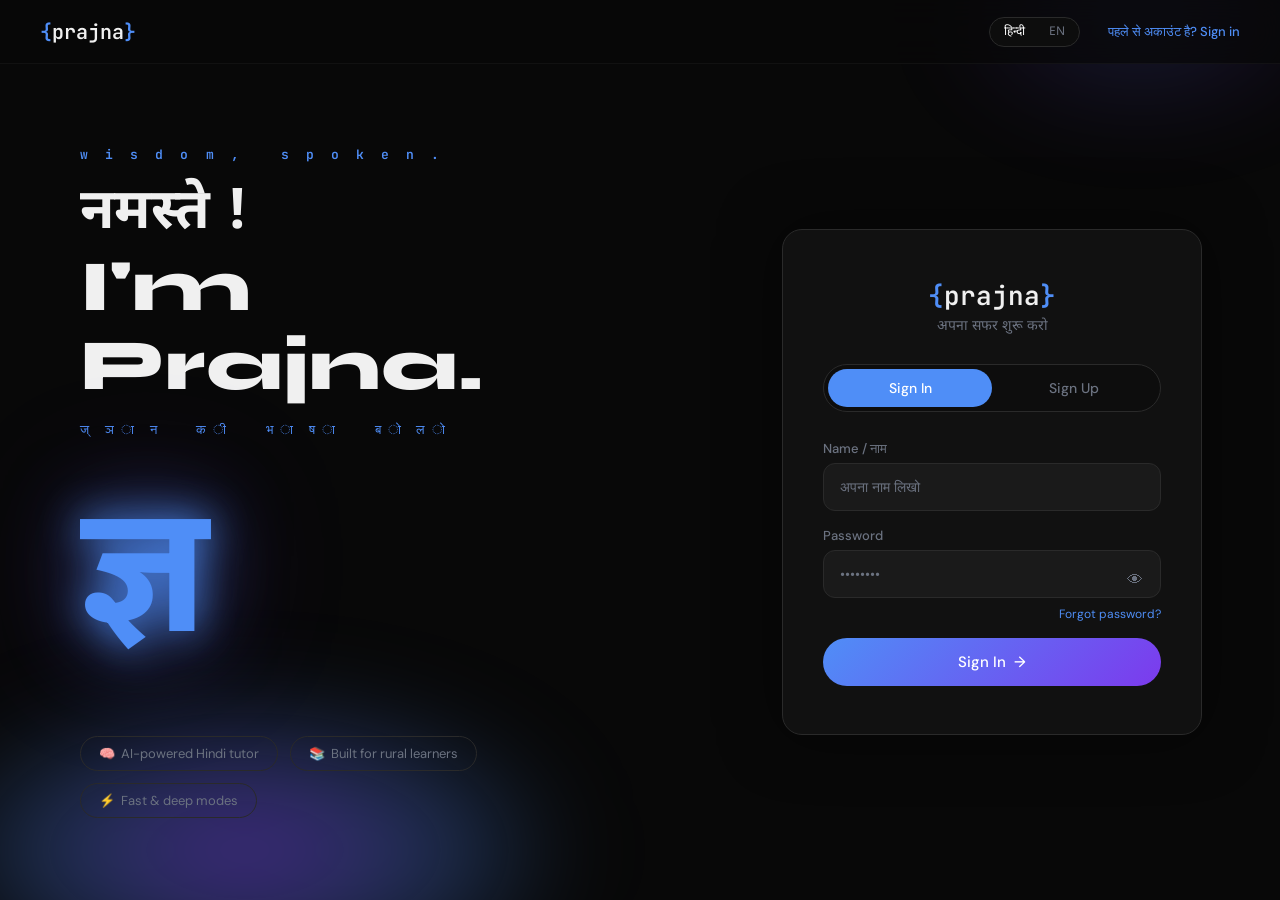
<file: index.html>
<!DOCTYPE html>
<html lang="en">
<head>
  <meta charset="UTF-8">
  <meta name="viewport" content="width=device-width, initial-scale=1.0">
  <meta name="description" content="Prajna — AI-powered Hindi tutor. Chat, learn, and master Hindi with fast and deep learning modes.">
  <title>Prajna — Chat</title>
  <link rel="stylesheet" href="style.css">
  <link rel="icon" href="data:image/svg+xml,<svg xmlns='http://www.w3.org/2000/svg' viewBox='0 0 100 100'><text y='.9em' font-size='90'>ज्ञ</text></svg>">
</head>
<body>
  <!-- Glow Blobs -->
  <div class="glow-blob"></div>
  <div class="glow-blob-top"></div>

  <!-- Sidebar -->
  <aside class="sidebar" id="sidebar">
    <div class="sidebar-header">
      <span class="nav-logo">
        <span class="brace">{</span><span class="name">prajna</span><span class="brace">}</span>
      </span>
      <button class="sidebar-close" id="sidebarClose" title="Close">✕</button>
    </div>

    <!-- User Info -->
    <div class="sidebar-section">
      <div class="sidebar-user" id="sidebarUser">
        <div class="nav-avatar" id="sidebarAvatar">U</div>
        <div>
          <div class="sidebar-name" id="sidebarName">User</div>
          <div class="sidebar-streak" id="sidebarStreak">🔥 0 Days</div>
        </div>
      </div>
    </div>

    <!-- Badges -->
    <div class="sidebar-section" id="badgesSection" style="display:none;">
      <div class="sidebar-label">🏅 Badges</div>
      <div class="badges-list" id="badgesList"></div>
    </div>

    <!-- Progress -->
    <div class="sidebar-section">
      <div class="sidebar-label" data-en="📊 Progress" data-hi="📊 प्रगति">📊 Progress</div>
      <div class="progress-stats" id="progressStats">
        <div class="stat-item stat-mastered">
          <span class="stat-num" id="statMastered">0</span>
          <span class="stat-label" data-en="Mastered" data-hi="पारंगत">Mastered</span>
        </div>
        <div class="stat-item stat-learning">
          <span class="stat-num" id="statLearning">0</span>
          <span class="stat-label" data-en="Learning" data-hi="सीख रहे">Learning</span>
        </div>
        <div class="stat-item stat-struggling">
          <span class="stat-num" id="statStruggling">0</span>
          <span class="stat-label" data-en="Struggling" data-hi="कठिन">Struggling</span>
        </div>
      </div>
    </div>

    <!-- Calendar -->
    <div class="sidebar-section">
      <div class="sidebar-label" data-en="📅 Learning Calendar" data-hi="📅 कैलेंडर">📅 Learning Calendar</div>
      <div class="mini-calendar" id="miniCalendar"></div>
      <div class="cal-legend">
        <span><span class="cal-dot cal-dot--active"></span> <span data-en="Active" data-hi="सक्रिय">Active</span></span>
        <span><span class="cal-dot cal-dot--today"></span> <span data-en="Today" data-hi="आज">Today</span></span>
        <span><span class="cal-dot cal-dot--none"></span> <span data-en="None" data-hi="कोई नहीं">None</span></span>
      </div>
    </div>

    <!-- Language Toggle -->
    <div class="sidebar-section">
      <div class="sidebar-label">🌐 Language / भाषा</div>
      <div class="lang-toggle" id="langToggle">
        <button class="lang-btn active" data-lang="Hindi" onclick="setLanguage('Hindi')">हिन्दी</button>
        <button class="lang-btn" data-lang="English" onclick="setLanguage('English')">English</button>
        <div class="lang-slider" id="langSlider"></div>
      </div>
    </div>

    <!-- Logout -->
    <div class="sidebar-bottom">
      <button class="logout-btn" onclick="logout()">
        <span data-en="🚪 Logout" data-hi="🚪 लॉगआउट">🚪 Logout</span>
      </button>
    </div>
  </aside>

  <!-- Sidebar Overlay -->
  <div class="sidebar-overlay" id="sidebarOverlay"></div>

  <!-- Navbar -->
  <nav class="navbar" id="navbar">
    <div class="nav-left">
      <button class="hamburger" id="hamburgerBtn" title="Menu">
        <span></span><span></span><span></span>
      </button>
      <a href="index.html" class="nav-logo">
        <span class="brace">{</span><span class="name">prajna</span><span class="brace">}</span>
      </a>
    </div>
    <div class="nav-right">
      <a href="#chat-zone" class="nav-link">Chat</a>
      <a href="#" class="nav-link" data-en="About" data-hi="जानकारी">About</a>
      <div class="nav-lang" id="navLangToggle">
        <button class="lang-btn active" data-lang="Hindi" onclick="setLanguage('Hindi')">हिन्दी</button>
        <button class="lang-btn" data-lang="English" onclick="setLanguage('English')">EN</button>
        <div class="lang-slider" id="navLangSlider"></div>
      </div>
      <div class="nav-avatar" id="navAvatar" onclick="toggleSidebar()">KJ</div>
    </div>
  </nav>

  <!-- Main -->
  <main class="chat-page" id="chatPage">

    <!-- ZONE 1 — HERO -->
    <section class="hero-zone" id="heroZone">
      <div class="hero-zone-left">
        <p class="hero-label fade-up">w i s d o m ,&nbsp;&nbsp; s p o k e n .</p>

        <div class="hero-heading fade-up">
          <div class="line-hindi">नमस्ते !</div>
          <div class="line-eng">I'm Prajna.</div>
        </div>

        <p class="hero-tagline fade-up">ज् ञ ा न&nbsp;&nbsp; क ी&nbsp;&nbsp; भ ा ष ा&nbsp;&nbsp; ब ो ल ो</p>

        <div class="cta-row fade-up">
          <a href="#chat-zone" class="cta-primary" data-en="Start Learning" data-hi="सीखना शुरू करो">Start Learning</a>
          <button class="cta-icon" title="Prajna">प्र</button>
          <a href="https://github.com" target="_blank" class="cta-icon" title="GitHub">
            <svg viewBox="0 0 24 24"><path d="M12 .3a12 12 0 0 0-3.8 23.38c.6.11.82-.26.82-.58v-2.16c-3.34.73-4.04-1.61-4.04-1.61a3.18 3.18 0 0 0-1.33-1.76c-1.09-.74.08-.73.08-.73a2.52 2.52 0 0 1 1.84 1.24 2.56 2.56 0 0 0 3.5 1 2.56 2.56 0 0 1 .76-1.6c-2.67-.3-5.47-1.33-5.47-5.93a4.64 4.64 0 0 1 1.24-3.22 4.3 4.3 0 0 1 .12-3.18s1-.32 3.3 1.23a11.4 11.4 0 0 1 6.01 0c2.3-1.55 3.3-1.23 3.3-1.23a4.3 4.3 0 0 1 .11 3.18 4.64 4.64 0 0 1 1.24 3.22c0 4.61-2.8 5.63-5.48 5.92a2.87 2.87 0 0 1 .82 2.23v3.29c0 .32.21.7.82.58A12 12 0 0 0 12 .3z"/></svg>
          </a>
        </div>
      </div>

      <div class="hero-zone-right">
        <div class="hero-glyph hero-glyph--chat fade-up" aria-hidden="true">ज्ञ</div>
      </div>
    </section>

    <!-- ZONE 2 — CHAT MESSAGES -->
    <section class="chat-zone" id="chat-zone">
      <div class="chat-messages" id="chatMessages">
        <!-- Welcome message from Prajna -->
        <div class="msg msg--bot">
          <div class="msg-avatar">प्र</div>
          <div>
            <div class="msg-bubble">
              <span class="hindi">नमस्ते!</span> I'm Prajna, your AI Hindi tutor. Ask me anything about Hindi — grammar, vocabulary, pronunciation, or just practice a conversation! 🙏
            </div>
            <button class="tts-btn" onclick="speak(this.closest('.msg').querySelector('.msg-bubble').textContent)" data-en="🔊 Listen" data-hi="🔊 सुनो">🔊 Listen</button>
            <div class="msg-time">Just now</div>
          </div>
        </div>
      </div>
    </section>

    <!-- ZONE 3 — INPUT BOX -->
    <div class="input-zone" id="inputZone">
      <div class="input-container" id="inputContainer">
        <!-- Image Previews -->
        <div class="img-previews" id="imgPreviews"></div>

        <!-- Textarea -->
        <textarea
          class="chat-textarea"
          id="chatTextarea"
          placeholder="प्रज्ञा से पूछो..."
          data-placeholder-en="Ask Prajna..."
          data-placeholder-hi="प्रज्ञा से पूछो..."
          rows="1"
        ></textarea>

        <!-- Toolbar -->
        <div class="input-toolbar">
          <div class="toolbar-left">
            <!-- Attach Button -->
            <button class="attach-btn" id="attachBtn" title="Attach image">
              <svg viewBox="0 0 24 24" fill="none" stroke="currentColor" stroke-width="2" stroke-linecap="round" stroke-linejoin="round">
                <path d="M21.44 11.05l-9.19 9.19a6 6 0 0 1-8.49-8.49l9.19-9.19a4 4 0 0 1 5.66 5.66l-9.2 9.19a2 2 0 0 1-2.83-2.83l8.49-8.48"/>
              </svg>
            </button>
            <input type="file" id="fileInput" accept="image/jpeg,image/png,image/webp,image/gif" multiple hidden>

            <!-- Mode Toggle -->
            <div class="mode-toggle" id="modeToggle">
              <button class="mode-btn active" data-mode="fast" id="modeFast" onclick="setMode('fast')" data-en="⚡ Fast" data-hi="⚡ त्वरित">⚡ त्वरित</button>
              <button class="mode-btn" data-mode="deep" id="modeDeep" onclick="setMode('deep')" data-en="🧠 Deep" data-hi="🧠 विस्तृत">🧠 विस्तृत</button>
              <div class="mode-slider" id="modeSlider"></div>
            </div>


          </div>

          <!-- Send Button -->
          <button class="send-btn disabled" id="sendBtn" onclick="sendMessage()" disabled>
            <svg viewBox="0 0 24 24"><path d="M2.01 21L23 12 2.01 3 2 10l15 2-15 2z"/></svg>
          </button>
        </div>
      </div>
    </div>

  </main>

  <script src="app.js"></script>
</body>
</html>
</file>
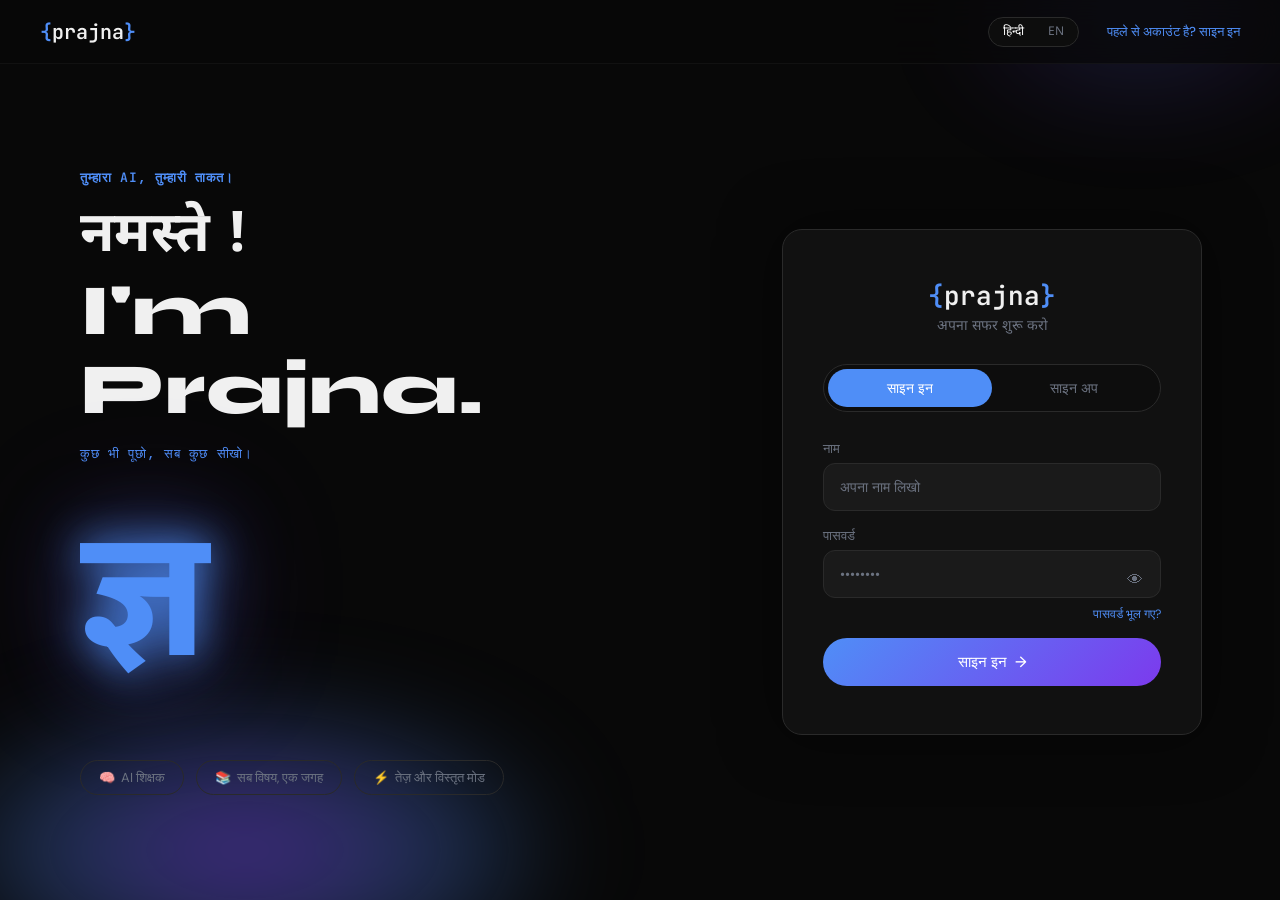
<file: frontend/index.html>
<!DOCTYPE html>
<html lang="en">
<head>
  <meta charset="UTF-8">
  <meta name="viewport" content="width=device-width, initial-scale=1.0">
  <meta name="description" content="Prajna — AI-powered Hindi tutor. Chat, learn, and master Hindi with fast and deep learning modes.">
  <title>Prajna — Chat</title>
  <link rel="stylesheet" href="css/style.css">
  <link rel="icon" href="data:image/svg+xml,<svg xmlns='http://www.w3.org/2000/svg' viewBox='0 0 100 100'><text y='.9em' font-size='90'>ज्ञ</text></svg>">
</head>
<body>
  <!-- Glow Blobs -->
  <div class="glow-blob"></div>
  <div class="glow-blob-top"></div>

  <!-- Sidebar -->
  <aside class="sidebar" id="sidebar">
    <div class="sidebar-header">
      <span class="nav-logo">
        <span class="brace">{</span><span class="name">prajna</span><span class="brace">}</span>
      </span>
      <button class="sidebar-close" id="sidebarClose" title="Close">✕</button>
    </div>

    <!-- User Info + Streak -->
    <div class="sidebar-section">
      <div class="sidebar-user" id="sidebarUser">
        <div class="nav-avatar" id="sidebarAvatar">U</div>
        <div>
          <div class="sidebar-name" id="sidebarName">User</div>
          <div class="sidebar-streak" id="sidebarStreak">🔥 0 Days</div>
        </div>
      </div>
    </div>

    <!-- New Chat + Chat History -->
    <div class="sidebar-section" style="flex:1; overflow-y:auto;">
      <div class="new-chat-wrap">
        <button class="new-chat-btn" id="newChatBtn" onclick="createNewChat()" data-en="＋ New Chat" data-hi="＋ नई चैट">＋ New Chat</button>
      </div>
      <div class="save-toggle-wrap">
        <label class="save-toggle-label" data-en="💾 Save chat history" data-hi="💾 चैट सेव करो">💾 Save chat history</label>
        <label class="toggle-switch">
          <input type="checkbox" id="saveChatToggle" checked onchange="toggleSaveChats(this.checked)">
          <span class="toggle-slider"></span>
        </label>
      </div>
      <div id="conversationList" class="convo-list"></div>
    </div>

    <!-- Calendar (collapsible) -->
    <div class="sidebar-section sidebar-collapsible">
      <button class="sidebar-collapse-btn open" onclick="toggleSection(this)" data-en="📅 Activity" data-hi="📅 गतिविधि">📅 Activity</button>
      <div class="sidebar-collapse-body">
        <div class="mini-calendar" id="miniCalendar"></div>
        <div class="cal-legend">
          <span><span class="cal-dot cal-dot--high"></span> <span data-en="High" data-hi="ज़्यादा">High</span></span>
          <span><span class="cal-dot cal-dot--active"></span> <span data-en="Active" data-hi="सक्रिय">Active</span></span>
          <span><span class="cal-dot cal-dot--low"></span> <span data-en="Low" data-hi="कम">Low</span></span>
          <span><span class="cal-dot cal-dot--today"></span> <span data-en="Today" data-hi="आज">Today</span></span>
          <span><span class="cal-dot cal-dot--none"></span> <span data-en="None" data-hi="कोई नहीं">None</span></span>
        </div>
      </div>
    </div>

    <!-- Badges (collapsible) -->
    <div class="sidebar-section sidebar-collapsible" id="badgesSection">
      <button class="sidebar-collapse-btn open" onclick="toggleSection(this)" data-en="🏅 Badges" data-hi="🏅 बैज">🏅 Badges</button>
      <div class="sidebar-collapse-body">
        <div class="badges-list" id="badgesList"></div>
      </div>
    </div>

    <!-- Logout -->
    <div class="sidebar-bottom">
      <button class="logout-btn" onclick="logout()">
        <span data-en="🚪 Logout" data-hi="🚪 लॉगआउट">🚪 Logout</span>
      </button>
    </div>
  </aside>

  <!-- Sidebar Overlay -->
  <div class="sidebar-overlay" id="sidebarOverlay"></div>

  <!-- Navbar -->
  <nav class="navbar" id="navbar">
    <div class="nav-left">
      <button class="hamburger" id="hamburgerBtn" title="Menu">
        <span></span><span></span><span></span>
      </button>
      <a href="index.html" class="nav-logo">
        <span class="brace">{</span><span class="name">prajna</span><span class="brace">}</span>
      </a>
    </div>
    <div class="nav-right">
      <a href="#chat-zone" class="nav-link" data-en="Chat" data-hi="चैट">Chat</a>
      <a href="#" class="nav-link" data-en="About" data-hi="जानकारी">About</a>
      <div class="nav-lang" id="navLangToggle">
        <button class="lang-btn active" data-lang="Hindi" onclick="setLanguage('Hindi')">हिन्दी</button>
        <button class="lang-btn" data-lang="English" onclick="setLanguage('English')">EN</button>
        <div class="lang-slider" id="navLangSlider"></div>
      </div>
      <div class="nav-avatar" id="navAvatar" onclick="toggleSidebar()">KJ</div>
    </div>
  </nav>

  <!-- Main -->
  <main class="chat-page" id="chatPage">

    <!-- ZONE 1 — HERO -->
    <section class="hero-zone" id="heroZone">
      <div class="hero-zone-left">
        <p class="hero-label fade-up" data-en="your AI, your edge." data-hi="तुम्हारा AI, तुम्हारी ताकत।">your AI, your edge.</p>

        <div class="hero-heading fade-up">
          <div class="line-hindi">नमस्ते !</div>
          <div class="line-eng">I'm Prajna.</div>
        </div>

        <p class="hero-tagline fade-up" data-en="Ask anything. Learn everything." data-hi="कुछ भी पूछो, सब कुछ सीखो।">Ask anything. Learn everything.</p>

        <div class="cta-row fade-up">
          <a href="#chat-zone" class="cta-primary" data-en="Start Learning" data-hi="सीखना शुरू करो">Start Learning</a>
          <button class="cta-icon" title="Prajna">प्र</button>
          <a href="https://github.com" target="_blank" class="cta-icon" title="GitHub">
            <svg viewBox="0 0 24 24"><path d="M12 .3a12 12 0 0 0-3.8 23.38c.6.11.82-.26.82-.58v-2.16c-3.34.73-4.04-1.61-4.04-1.61a3.18 3.18 0 0 0-1.33-1.76c-1.09-.74.08-.73.08-.73a2.52 2.52 0 0 1 1.84 1.24 2.56 2.56 0 0 0 3.5 1 2.56 2.56 0 0 1 .76-1.6c-2.67-.3-5.47-1.33-5.47-5.93a4.64 4.64 0 0 1 1.24-3.22 4.3 4.3 0 0 1 .12-3.18s1-.32 3.3 1.23a11.4 11.4 0 0 1 6.01 0c2.3-1.55 3.3-1.23 3.3-1.23a4.3 4.3 0 0 1 .11 3.18 4.64 4.64 0 0 1 1.24 3.22c0 4.61-2.8 5.63-5.48 5.92a2.87 2.87 0 0 1 .82 2.23v3.29c0 .32.21.7.82.58A12 12 0 0 0 12 .3z"/></svg>
          </a>
        </div>
      </div>

      <div class="hero-zone-right">
        <div class="hero-glyph hero-glyph--chat fade-up" aria-hidden="true">ज्ञ</div>
      </div>
    </section>

    <!-- ZONE 2 — CHAT MESSAGES -->
    <section class="chat-zone" id="chat-zone">
      <div class="chat-messages" id="chatMessages">
        <!-- Welcome message from Prajna -->
        <div class="msg msg--bot">
          <div class="msg-avatar">प्र</div>
          <div>
            <div class="msg-bubble"
              data-en="Hey there! 🙏 I'm Prajna, your AI study buddy. Ask me anything — math, science, history, coding, Hindi, or any subject you're working on. Let's learn together!"
              data-hi="नमस्ते! 🙏 मैं प्रज्ञा हूँ, तुम्हारा AI study partner। कुछ भी पूछो — गणित, विज्ञान, इतिहास, कोडिंग, हिन्दी, या कोई भी विषय। चलो साथ में सीखते हैं!"
            >Hey there! 🙏 I'm Prajna, your AI study buddy. Ask me anything — math, science, history, coding, Hindi, or any subject you're working on. Let's learn together!</div>
            <button class="tts-btn" onclick="speak(this.closest('.msg').querySelector('.msg-bubble').textContent)" data-en="🔊 Listen" data-hi="🔊 सुनो">🔊 सुनो</button>
            <div class="msg-time" data-en="Just now" data-hi="अभी">Just now</div>
          </div>
        </div>
      </div>
    </section>

    <!-- ZONE 3 — INPUT BOX -->
    <div class="input-zone" id="inputZone">
      <div class="input-container" id="inputContainer">
        <!-- Image Previews -->
        <div class="img-previews" id="imgPreviews"></div>

        <!-- Textarea -->
        <textarea
          class="chat-textarea"
          id="chatTextarea"
          placeholder="प्रज्ञा से पूछो..."
          data-placeholder-en="Ask Prajna..."
          data-placeholder-hi="प्रज्ञा से पूछो..."
          rows="1"
        ></textarea>

        <!-- Toolbar -->
        <div class="input-toolbar">
          <div class="toolbar-left">
            <!-- Attach Button -->
            <button class="attach-btn" id="attachBtn" title="Attach image">
              <svg viewBox="0 0 24 24" fill="none" stroke="currentColor" stroke-width="2" stroke-linecap="round" stroke-linejoin="round">
                <path d="M21.44 11.05l-9.19 9.19a6 6 0 0 1-8.49-8.49l9.19-9.19a4 4 0 0 1 5.66 5.66l-9.2 9.19a2 2 0 0 1-2.83-2.83l8.49-8.48"/>
              </svg>
            </button>
            <input type="file" id="fileInput" accept="image/jpeg,image/png,image/webp,image/gif" multiple hidden>

            <!-- Mode Toggle -->
            <div class="mode-toggle" id="modeToggle">
              <button class="mode-btn active" data-mode="fast" id="modeFast" onclick="setMode('fast')" data-en="⚡ Fast" data-hi="⚡ त्वरित">⚡ त्वरित</button>
              <button class="mode-btn" data-mode="deep" id="modeDeep" onclick="setMode('deep')" data-en="🧠 Deep" data-hi="🧠 विस्तृत">🧠 विस्तृत</button>
              <div class="mode-slider" id="modeSlider"></div>
            </div>


          </div>

          <!-- Send Button -->
          <button class="send-btn disabled" id="sendBtn" onclick="sendMessage()" disabled>
            <svg viewBox="0 0 24 24"><path d="M2.01 21L23 12 2.01 3 2 10l15 2-15 2z"/></svg>
          </button>
        </div>
      </div>
    </div>

  </main>

  <script src="js/app.js"></script>
</body>
</html>
</file>
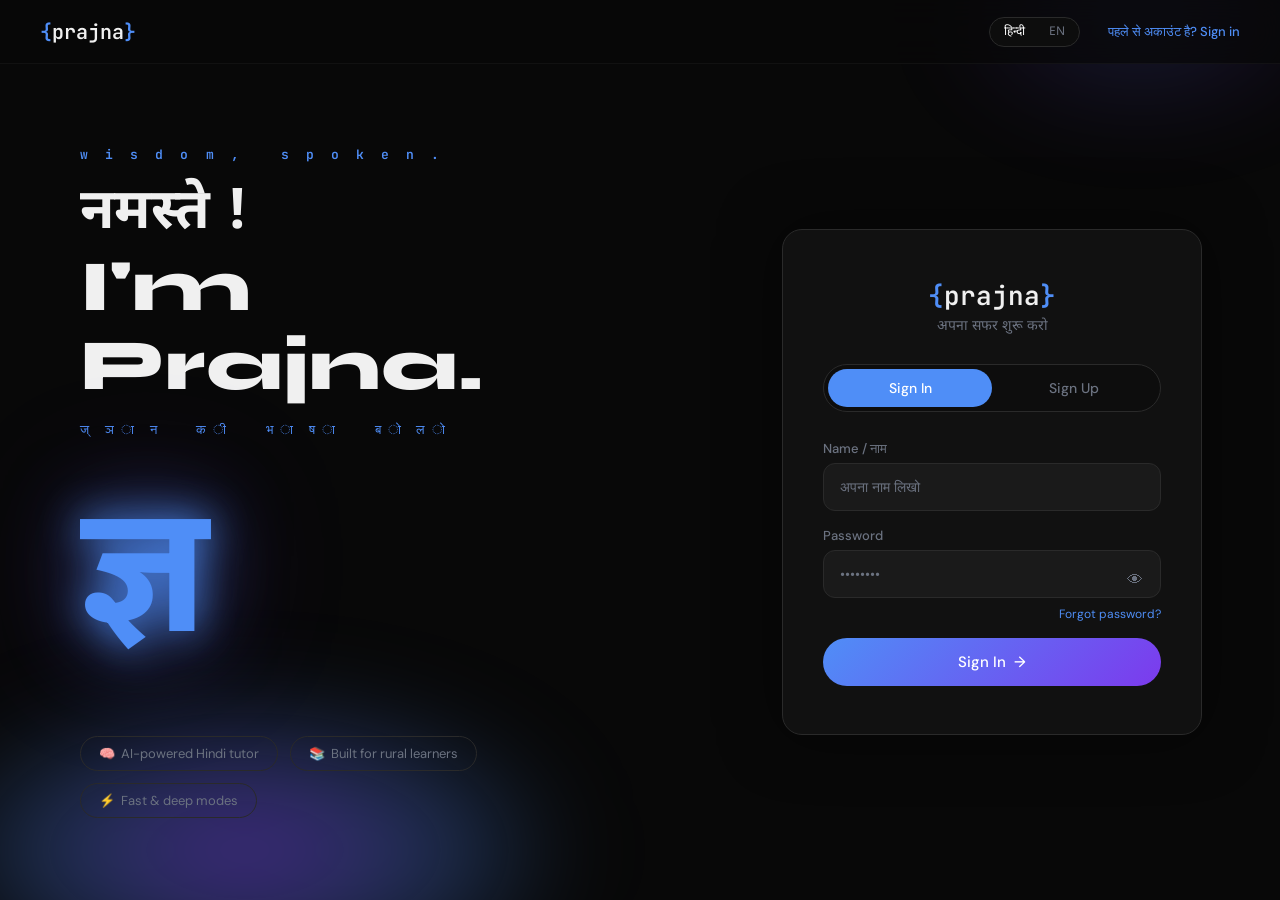
<file: login.html>
<!DOCTYPE html>
<html lang="en">
<head>
  <meta charset="UTF-8">
  <meta name="viewport" content="width=device-width, initial-scale=1.0">
  <meta name="description" content="Prajna — AI-powered Hindi tutor. Sign in or create an account to begin your learning journey.">
  <title>Prajna — Sign In</title>
  <link rel="stylesheet" href="style.css">
  <link rel="icon" href="data:image/svg+xml,<svg xmlns='http://www.w3.org/2000/svg' viewBox='0 0 100 100'><text y='.9em' font-size='90'>ज्ञ</text></svg>">
</head>
<body>
  <!-- Glow Blobs -->
  <div class="glow-blob"></div>
  <div class="glow-blob-top"></div>

  <!-- Navbar -->
  <nav class="navbar" id="navbar">
    <a href="login.html" class="nav-logo">
      <span class="brace">{</span><span class="name">prajna</span><span class="brace">}</span>
    </a>
    <div class="nav-right">
      <div class="nav-lang" id="navLangToggle">
        <button class="lang-btn active" data-lang="Hindi" onclick="setLanguage('Hindi')">हिन्दी</button>
        <button class="lang-btn" data-lang="English" onclick="setLanguage('English')">EN</button>
        <div class="lang-slider" id="langSlider"></div>
      </div>
      <a href="#" class="nav-link nav-link--ghost" onclick="switchTab('signin')">
        <span data-en="Already have an account?" data-hi="पहले से अकाउंट है?">Already have an account?</span> <span>Sign in</span>
      </a>
    </div>
  </nav>

  <!-- Main -->
  <main class="login-page">
    <!-- LEFT COLUMN -->
    <section class="login-left">
      <p class="hero-label fade-up">w i s d o m ,&nbsp;&nbsp; s p o k e n .</p>

      <div class="hero-heading fade-up">
        <div class="line-hindi">नमस्ते !</div>
        <div class="line-eng">I'm Prajna.</div>
      </div>

      <p class="hero-tagline fade-up">ज् ञ ा न&nbsp;&nbsp; क ी&nbsp;&nbsp; भ ा ष ा&nbsp;&nbsp; ब ो ल ो</p>

      <div class="hero-glyph hero-glyph--login fade-up" aria-hidden="true">ज्ञ</div>

      <div class="feature-pills fade-up" style="margin-top:32px;">
        <span class="feature-pill">🧠&nbsp; AI-powered Hindi tutor</span>
        <span class="feature-pill">📚&nbsp; Built for rural learners</span>
        <span class="feature-pill">⚡&nbsp; Fast &amp; deep modes</span>
      </div>
    </section>

    <!-- RIGHT COLUMN -->
    <section class="login-right">
      <div class="auth-card">
        <!-- Logo -->
        <div class="auth-logo">
          <span class="nav-logo">
            <span class="brace">{</span><span class="name">prajna</span><span class="brace">}</span>
          </span>
        </div>
        <p class="auth-subtitle">अपना सफर शुरू करो</p>

        <!-- Tabs -->
        <div class="tab-switcher" id="tabSwitcher">
          <button class="tab-btn active" data-tab="signin" id="tabSignin" onclick="switchTab('signin')">Sign In</button>
          <button class="tab-btn" data-tab="signup" id="tabSignup" onclick="switchTab('signup')">Sign Up</button>
          <div class="tab-slider" id="tabSlider"></div>
        </div>

        <!-- Sign In Form -->
        <form id="formSignin" class="auth-form" onsubmit="handleSignin(event)">
          <div class="form-group">
            <label for="si-email">Name / नाम</label>
            <input type="text" id="si-email" class="form-input" placeholder="अपना नाम लिखो" required>
            <span class="field-error" id="si-email-err"></span>
          </div>
          <div class="form-group">
            <label for="si-password">Password</label>
            <input type="password" id="si-password" class="form-input" placeholder="••••••••" required>
            <button type="button" class="toggle-pw" onclick="togglePw('si-password',this)">👁</button>
            <span class="field-error" id="si-password-err"></span>
          </div>
          <a href="#" class="forgot-link">Forgot password?</a>

          <button type="submit" class="btn-primary">Sign In&nbsp; →</button>
        </form>

        <!-- Sign Up Form -->
        <form id="formSignup" class="auth-form" style="display:none;" onsubmit="handleSignup(event)">
          <div class="form-group">
            <label for="su-name">Name / नाम</label>
            <input type="text" id="su-name" class="form-input" placeholder="अपना नाम लिखो" required>
            <span class="field-error" id="su-name-err"></span>
          </div>
          <div class="form-group" style="display:none;">
            <label for="su-email">Email</label>
            <input type="text" id="su-email" class="form-input" value="none" required>
            <span class="field-error" id="su-email-err"></span>
          </div>
          <div class="form-group">
            <label for="su-password">Password</label>
            <input type="password" id="su-password" class="form-input" placeholder="••••••••" required>
            <button type="button" class="toggle-pw" onclick="togglePw('su-password',this)">👁</button>
            <span class="field-error" id="su-password-err"></span>
          </div>
          <div class="form-group">
            <label for="su-confirm">Confirm Password</label>
            <input type="password" id="su-confirm" class="form-input" placeholder="••••••••" required>
            <button type="button" class="toggle-pw" onclick="togglePw('su-confirm',this)">👁</button>
            <span class="field-error" id="su-confirm-err"></span>
          </div>

          <button type="submit" class="btn-primary" style="margin-top:8px;">Create Account&nbsp; →</button>
        </form>
      </div>
    </section>
  </main>

  <script src="app.js"></script>
</body>
</html>
</file>
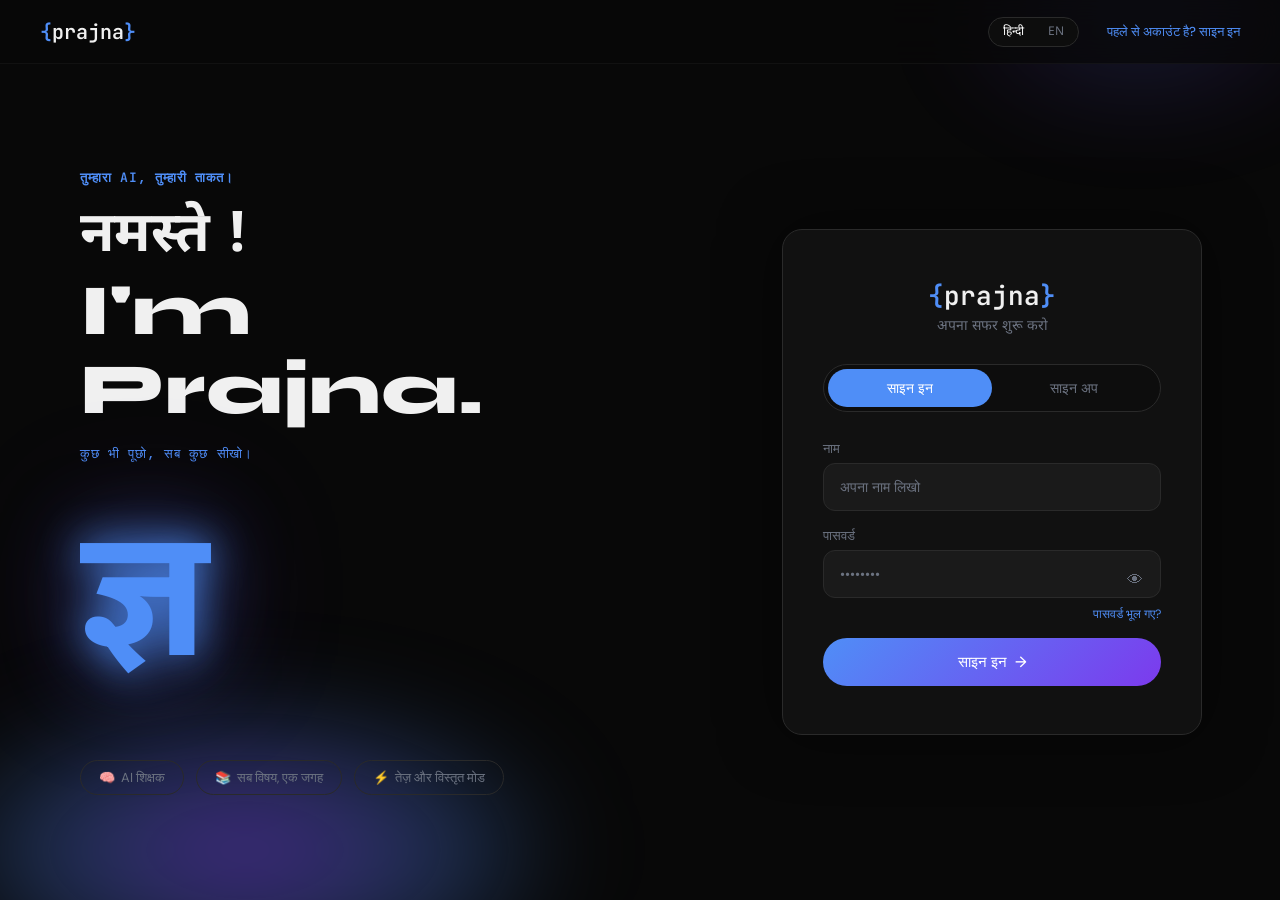
<file: frontend/login.html>
<!DOCTYPE html>
<html lang="en">
<head>
  <meta charset="UTF-8">
  <meta name="viewport" content="width=device-width, initial-scale=1.0">
  <meta name="description" content="Prajna — AI-powered Hindi tutor. Sign in or create an account to begin your learning journey.">
  <title>Prajna — Sign In</title>
  <link rel="stylesheet" href="css/style.css">
  <link rel="icon" href="data:image/svg+xml,<svg xmlns='http://www.w3.org/2000/svg' viewBox='0 0 100 100'><text y='.9em' font-size='90'>ज्ञ</text></svg>">
</head>
<body>
  <!-- Glow Blobs -->
  <div class="glow-blob"></div>
  <div class="glow-blob-top"></div>

  <!-- Navbar -->
  <nav class="navbar" id="navbar">
    <a href="login.html" class="nav-logo">
      <span class="brace">{</span><span class="name">prajna</span><span class="brace">}</span>
    </a>
    <div class="nav-right">
      <div class="nav-lang" id="navLangToggle">
        <button class="lang-btn active" data-lang="Hindi" onclick="setLanguage('Hindi')">हिन्दी</button>
        <button class="lang-btn" data-lang="English" onclick="setLanguage('English')">EN</button>
        <div class="lang-slider" id="langSlider"></div>
      </div>
      <a href="#" class="nav-link nav-link--ghost" onclick="switchTab('signin')">
        <span data-en="Already have an account?" data-hi="पहले से अकाउंट है?">Already have an account?</span> <span data-en="Sign in" data-hi="साइन इन">Sign in</span>
      </a>
    </div>
  </nav>

  <!-- Main -->
  <main class="login-page">
    <!-- LEFT COLUMN -->
    <section class="login-left">
      <p class="hero-label fade-up" data-en="your AI, your edge." data-hi="तुम्हारा AI, तुम्हारी ताकत।">your AI, your edge.</p>

      <div class="hero-heading fade-up">
        <div class="line-hindi">नमस्ते !</div>
        <div class="line-eng">I'm Prajna.</div>
      </div>

      <p class="hero-tagline fade-up" data-en="Ask anything. Learn everything." data-hi="कुछ भी पूछो, सब कुछ सीखो।">Ask anything. Learn everything.</p>

      <div class="hero-glyph hero-glyph--login fade-up" aria-hidden="true">ज्ञ</div>

      <div class="feature-pills fade-up" style="margin-top:32px;">
        <span class="feature-pill" data-en="🧠&nbsp; AI-powered tutor" data-hi="🧠&nbsp; AI शिक्षक">🧠&nbsp; AI-powered tutor</span>
        <span class="feature-pill" data-en="📚&nbsp; Every subject, one place" data-hi="📚&nbsp; सब विषय, एक जगह">📚&nbsp; Every subject, one place</span>
        <span class="feature-pill" data-en="⚡&nbsp; Fast &amp; deep modes" data-hi="⚡&nbsp; तेज़ और विस्तृत मोड">⚡&nbsp; Fast &amp; deep modes</span>
      </div>
    </section>

    <!-- RIGHT COLUMN -->
    <section class="login-right">
      <div class="auth-card">
        <!-- Logo -->
        <div class="auth-logo">
          <span class="nav-logo">
            <span class="brace">{</span><span class="name">prajna</span><span class="brace">}</span>
          </span>
        </div>
        <p class="auth-subtitle" data-en="Begin your journey" data-hi="अपना सफर शुरू करो">अपना सफर शुरू करो</p>

        <!-- Tabs -->
        <div class="tab-switcher" id="tabSwitcher">
          <button class="tab-btn active" data-tab="signin" id="tabSignin" onclick="switchTab('signin')" data-en="Sign In" data-hi="साइन इन">Sign In</button>
          <button class="tab-btn" data-tab="signup" id="tabSignup" onclick="switchTab('signup')" data-en="Sign Up" data-hi="साइन अप">Sign Up</button>
          <div class="tab-slider" id="tabSlider"></div>
        </div>

        <!-- Sign In Form -->
        <form id="formSignin" class="auth-form" onsubmit="handleSignin(event)">
          <div class="form-group">
            <label for="si-email" data-en="Name" data-hi="नाम">Name / नाम</label>
            <input type="text" id="si-email" class="form-input"
              placeholder="अपना नाम लिखो"
              data-placeholder-en="Enter your name"
              data-placeholder-hi="अपना नाम लिखो"
              required>
            <span class="field-error" id="si-email-err"></span>
          </div>
          <div class="form-group">
            <label for="si-password" data-en="Password" data-hi="पासवर्ड">Password</label>
            <input type="password" id="si-password" class="form-input"
              placeholder="••••••••"
              data-placeholder-en="••••••••"
              data-placeholder-hi="••••••••"
              required>
            <button type="button" class="toggle-pw" onclick="togglePw('si-password',this)">👁</button>
            <span class="field-error" id="si-password-err"></span>
          </div>
          <a href="#" class="forgot-link" data-en="Forgot password?" data-hi="पासवर्ड भूल गए?">Forgot password?</a>

          <button type="submit" class="btn-primary" data-en="Sign In&nbsp; →" data-hi="साइन इन&nbsp; →">Sign In&nbsp; →</button>
        </form>

        <!-- Sign Up Form -->
        <form id="formSignup" class="auth-form" style="display:none;" onsubmit="handleSignup(event)">
          <div class="form-group">
            <label for="su-name" data-en="Name" data-hi="नाम">Name / नाम</label>
            <input type="text" id="su-name" class="form-input"
              placeholder="अपना नाम लिखो"
              data-placeholder-en="Enter your name"
              data-placeholder-hi="अपना नाम लिखो"
              required>
            <span class="field-error" id="su-name-err"></span>
          </div>
          <div class="form-group" style="display:none;">
            <label for="su-email">Email</label>
            <input type="text" id="su-email" class="form-input" disabled>
            <span class="field-error" id="su-email-err"></span>
          </div>
          <div class="form-group">
            <label for="su-password" data-en="Password" data-hi="पासवर्ड">Password</label>
            <input type="password" id="su-password" class="form-input"
              placeholder="••••••••"
              data-placeholder-en="••••••••"
              data-placeholder-hi="••••••••"
              required>
            <button type="button" class="toggle-pw" onclick="togglePw('su-password',this)">👁</button>
            <span class="field-error" id="su-password-err"></span>
          </div>
          <div class="form-group">
            <label for="su-confirm" data-en="Confirm Password" data-hi="पासवर्ड दोबारा डालो">Confirm Password</label>
            <input type="password" id="su-confirm" class="form-input"
              placeholder="••••••••"
              data-placeholder-en="••••••••"
              data-placeholder-hi="••••••••"
              required>
            <button type="button" class="toggle-pw" onclick="togglePw('su-confirm',this)">👁</button>
            <span class="field-error" id="su-confirm-err"></span>
          </div>

          <button type="submit" class="btn-primary" style="margin-top:8px;" data-en="Create Account&nbsp; →" data-hi="अकाउंट बनाओ&nbsp; →">Create Account&nbsp; →</button>
        </form>
      </div>
    </section>
  </main>

  <script src="js/app.js"></script>
</body>
</html>
</file>
<file: style.css>
/* ━━━ Google Fonts ━━━ */
@import url('https://fonts.googleapis.com/css2?family=Syne:wght@700;800&family=DM+Sans:wght@400;500&family=JetBrains+Mono:wght@400;600&family=Noto+Sans+Devanagari:wght@400;600;700&display=swap');

/* ━━━ Design Tokens ━━━ */
:root {
  --bg:          #080808;
  --surface:     #111111;
  --surface-2:   #1a1a1a;
  --border:      #2a2a2a;
  --border-glow: rgba(79,142,247,0.3);
  --blue:        #4f8ef7;
  --violet:      #7c3aed;
  --text-head:   #f0f0f0;
  --text-body:   #d1d5db;
  --text-muted:  #6b7280;
  --font-mono:   'JetBrains Mono', monospace;
  --font-head:   'Syne', sans-serif;
  --font-body:   'DM Sans', sans-serif;
  --font-hindi:  'Noto Sans Devanagari', sans-serif;
  --radius-pill: 999px;
  --radius-card: 20px;
  --glow-blue:   0 0 40px rgba(79,142,247,0.5);
  --glow-violet: 0 0 60px rgba(124,58,237,0.4);
}

/* ━━━ Reset ━━━ */
*, *::before, *::after { margin:0; padding:0; box-sizing:border-box; }
html { scroll-behavior: smooth; }
body {
  background: var(--bg);
  color: var(--text-body);
  font-family: var(--font-body);
  min-height: 100vh;
  overflow-x: hidden;
  -webkit-font-smoothing: antialiased;
}
a { text-decoration: none; color: inherit; }
button { cursor: pointer; border: none; background: none; font-family: inherit; }
input, textarea { font-family: inherit; }

/* ━━━ Glow Blobs ━━━ */
.glow-blob {
  position: fixed;
  bottom: -100px; left: -80px;
  width: 650px; height: 300px;
  background: radial-gradient(ellipse at center,
    rgba(124,58,237,0.55) 0%,
    rgba(79,142,247,0.3)  45%,
    transparent           72%);
  border-radius: 50%;
  filter: blur(50px);
  pointer-events: none;
  z-index: 0;
}
.glow-blob-top {
  position: fixed;
  top: -80px; right: -60px;
  width: 400px; height: 200px;
  background: radial-gradient(ellipse at center,
    rgba(79,142,247,0.55) 0%,
    rgba(124,58,237,0.3)  45%,
    transparent           72%);
  border-radius: 50%;
  filter: blur(50px);
  pointer-events: none;
  z-index: 0;
  opacity: 0.35;
}

/* ━━━ Navbar ━━━ */
.navbar {
  position: fixed; top: 0; left: 0; right: 0;
  z-index: 100;
  display: flex; align-items: center; justify-content: space-between;
  padding: 0 40px; height: 64px;
  background: rgba(8,8,8,0.7);
  backdrop-filter: blur(16px);
  -webkit-backdrop-filter: blur(16px);
  border-bottom: 1px solid rgba(255,255,255,0.04);
}
.nav-logo { font-family: var(--font-mono); font-size: 20px; font-weight: 600; }
.nav-logo .brace { color: var(--blue); }
.nav-logo .name  { color: var(--text-head); }
.nav-right { display: flex; align-items: center; gap: 28px; }
.nav-link {
  font-family: var(--font-body); font-size: 14px; font-weight: 500;
  color: var(--text-muted); position: relative; transition: color 0.2s;
}
.nav-link::after {
  content: ''; position: absolute; bottom: -4px; left: 0;
  width: 0; height: 1px; background: var(--blue);
  transition: width 0.3s ease;
}
.nav-link:hover { color: var(--text-head); }
.nav-link:hover::after { width: 100%; }
.nav-link--ghost { color: var(--text-muted); font-size: 13px; }
.nav-link--ghost span { color: var(--blue); font-weight: 500; }
.nav-avatar {
  width: 36px; height: 36px; border-radius: 50%;
  background: var(--surface-2); border: 1px solid var(--border);
  display: flex; align-items: center; justify-content: center;
  font-family: var(--font-mono); font-size: 13px; font-weight: 600;
  color: var(--blue);
}

/* ━━━ Hero / Left Column ━━━ */
.hero-label {
  font-family: var(--font-mono); font-size: 13px; font-weight: 600;
  color: var(--blue); letter-spacing: 0.35em; text-transform: lowercase;
  margin-bottom: 20px;
}
.hero-heading { margin-bottom: 16px; }
.hero-heading .line-hindi {
  font-family: var(--font-hindi); font-size: 56px; font-weight: 700;
  color: var(--text-head); line-height: 1.15;
}
.hero-heading .line-eng {
  font-family: var(--font-head); font-size: 72px; font-weight: 800;
  color: var(--text-head); line-height: 1.1;
}
.hero-tagline {
  font-family: var(--font-mono); font-size: 13px; font-weight: 400;
  color: var(--blue); letter-spacing: 0.3em; margin-bottom: 32px;
}
.hero-glyph {
  font-family: var(--font-hindi); font-weight: 700;
  color: var(--blue);
  text-shadow:
    0 0 40px rgba(79,142,247,0.9),
    0 0 80px rgba(79,142,247,0.5),
    0 0 140px rgba(124,58,237,0.45);
  animation: prajna-pulse 4s ease-in-out infinite;
  user-select: none;
}
.hero-glyph--login { font-size: 180px; }
.hero-glyph--chat  { font-size: 220px; }

@keyframes prajna-pulse {
  0%,100% { transform: scale(1);   opacity: 0.9; }
  50%     { transform: scale(1.06); opacity: 1;   }
}

.feature-pills { display: flex; gap: 12px; flex-wrap: wrap; }
.feature-pill {
  display: flex; align-items: center; gap: 8px;
  padding: 8px 18px; border-radius: var(--radius-pill);
  border: 1px solid var(--border); background: transparent;
  font-size: 13px; color: var(--text-muted);
  transition: border-color 0.2s, color 0.2s;
}
.feature-pill:hover { border-color: var(--blue); color: var(--text-body); }

/* ━━━ CTA Row (chat hero) ━━━ */
.cta-row { display: flex; align-items: center; gap: 14px; margin-bottom: 24px; }
.cta-primary {
  padding: 12px 32px; border-radius: var(--radius-pill);
  border: 1px solid var(--blue); background: transparent;
  color: var(--text-head); font-family: var(--font-body);
  font-size: 15px; font-weight: 500; transition: all 0.25s;
}
.cta-primary:hover {
  background: rgba(79,142,247,0.1);
  box-shadow: var(--glow-blue); transform: translateY(-1px);
}
.cta-icon {
  width: 44px; height: 44px; border-radius: 50%;
  background: var(--surface); border: 1px solid var(--border);
  display: flex; align-items: center; justify-content: center;
  font-family: var(--font-hindi); font-size: 18px; font-weight: 700;
  color: var(--blue); transition: all 0.2s;
}
.cta-icon:hover { border-color: var(--blue); transform: translateY(-1px); }
.cta-icon svg { width: 18px; height: 18px; fill: var(--text-muted); }
.cta-icon:hover svg { fill: var(--text-head); }

/* ━━━ Staggered Fade-Up ━━━ */
.fade-up {
  opacity: 0; transform: translateY(24px);
  animation: fadeUp 0.7s ease forwards;
}
@keyframes fadeUp {
  to { opacity: 1; transform: translateY(0); }
}
.fade-up:nth-child(1) { animation-delay: 0s; }
.fade-up:nth-child(2) { animation-delay: 0.15s; }
.fade-up:nth-child(3) { animation-delay: 0.3s; }
.fade-up:nth-child(4) { animation-delay: 0.5s; }
.fade-up:nth-child(5) { animation-delay: 0.65s; }

/* ━━━ Auth Card ━━━ */
.auth-card {
  background: var(--surface);
  border: 1px solid var(--border);
  border-radius: var(--radius-card);
  padding: 48px 40px;
  box-shadow: 0 0 60px rgba(0,0,0,0.5);
  max-width: 420px; width: 100%;
  position: relative; z-index: 1;
}
.auth-logo { text-align: center; margin-bottom: 4px; }
.auth-logo .nav-logo { font-size: 26px; display: inline-block; }
.auth-subtitle {
  text-align: center; font-family: var(--font-hindi);
  font-size: 14px; color: var(--text-muted); margin-bottom: 28px;
}

/* Tab Switcher */
.tab-switcher {
  display: flex; position: relative;
  background: #0d0d0d; border: 1px solid var(--border);
  border-radius: var(--radius-pill); padding: 4px; margin-bottom: 28px;
}
.tab-btn {
  flex: 1; padding: 10px 0; text-align: center;
  font-family: var(--font-body); font-size: 14px; font-weight: 500;
  color: var(--text-muted); border-radius: var(--radius-pill);
  transition: color 0.25s; position: relative; z-index: 2;
}
.tab-btn.active { color: #fff; }
.tab-slider {
  position: absolute; top: 4px; left: 4px;
  width: calc(50% - 4px); height: calc(100% - 8px);
  background: var(--blue); border-radius: var(--radius-pill);
  transition: transform 0.25s cubic-bezier(0.4,0,0.2,1);
  z-index: 1;
}
.tab-slider.right { transform: translateX(100%); }

/* Form Fields */
.form-group { margin-bottom: 16px; position: relative; }
.form-group label {
  display: block; font-size: 13px; font-weight: 500;
  color: var(--text-muted); margin-bottom: 6px;
}
.form-input {
  width: 100%; padding: 14px 16px;
  background: var(--surface-2); border: 1px solid var(--border);
  border-radius: 12px; color: var(--text-head);
  font-family: var(--font-body); font-size: 14px;
  outline: none; transition: all 0.2s ease;
}
.form-input::placeholder { color: var(--text-muted); }
.form-input:focus {
  border-color: var(--blue);
  box-shadow: 0 0 0 3px rgba(79,142,247,0.15);
}
.form-input.error { border-color: #ef4444; }
.form-input.success { border-color: #22c55e; }
.field-error {
  font-size: 12px; color: #ef4444; margin-top: 4px; display: none;
}
.field-error.visible { display: block; }
.toggle-pw {
  position: absolute; right: 14px; top: 38px;
  color: var(--text-muted); font-size: 16px; cursor: pointer;
  background: none; border: none; padding: 4px;
}
.toggle-pw:hover { color: var(--text-body); }
.forgot-link {
  display: block; text-align: right; font-size: 12px;
  color: var(--blue); margin-top: -8px; margin-bottom: 16px;
}
.forgot-link:hover { text-decoration: underline; }

/* Primary Button */
.btn-primary {
  width: 100%; padding: 14px; border-radius: var(--radius-pill);
  background: linear-gradient(135deg, var(--blue), var(--violet));
  color: #fff; font-family: var(--font-body); font-size: 15px;
  font-weight: 500; border: none; transition: all 0.25s;
}
.btn-primary:hover {
  filter: brightness(1.1);
  box-shadow: var(--glow-blue); transform: translateY(-1px);
}

/* Divider */
.divider {
  display: flex; align-items: center; gap: 16px;
  margin: 24px 0; color: var(--text-muted); font-size: 13px;
}
.divider::before, .divider::after {
  content: ''; flex: 1; height: 1px; background: var(--border);
}

/* Quiz Cards */
.quiz-card { background: var(--surface); border: 1px solid var(--border); border-radius: 16px; padding: 20px; }
.quiz-type {
  font-family: var(--font-mono); font-size: 11px; font-weight: 600;
  color: var(--blue); text-transform: uppercase; letter-spacing: 0.1em;
  margin-bottom: 8px;
}
.quiz-question {
  font-family: var(--font-hindi); font-size: 15px;
  color: var(--text-head); margin-bottom: 14px; line-height: 1.5;
}
.quiz-options { display: flex; flex-direction: column; gap: 8px; }
.quiz-option {
  display: flex; align-items: center; gap: 10px;
  padding: 10px 14px; border-radius: 10px;
  background: var(--surface-2); border: 1px solid var(--border);
  color: var(--text-body); font-size: 14px; text-align: left;
  transition: all 0.2s; cursor: pointer;
}
.quiz-option:hover:not(:disabled) { border-color: var(--blue); color: var(--text-head); }
.quiz-option:disabled { cursor: default; opacity: 0.7; }
.quiz-option.correct { border-color: #22c55e; background: rgba(34,197,94,0.1); color: #22c55e; }
.quiz-option.wrong { border-color: #ef4444; background: rgba(239,68,68,0.1); color: #ef4444; }
.quiz-letter {
  font-family: var(--font-mono); font-size: 12px; font-weight: 600;
  color: var(--blue); min-width: 16px;
}
.quiz-feedback {
  margin-top: 12px; font-size: 13px; line-height: 1.5;
  font-family: var(--font-hindi); padding: 8px 0;
}

/* ━━━ Login Page Layout ━━━ */
.login-page {
  display: flex; min-height: 100vh; padding-top: 64px;
}
.login-left {
  flex: 0 0 55%; display: flex; flex-direction: column;
  justify-content: center; padding: 60px 80px;
  position: relative; z-index: 1;
}
.login-right {
  flex: 0 0 45%; display: flex; align-items: center;
  justify-content: center; padding: 40px;
  position: relative; z-index: 1;
}

/* ━━━ Chat Page Layout ━━━ */
.chat-page {
  display: flex; flex-direction: column; min-height: 100vh;
  padding-top: 64px;
}

/* Hero Zone */
.hero-zone {
  min-height: 60vh; display: flex; align-items: center;
  padding: 60px 80px; position: relative; z-index: 1;
}
.hero-zone-left {
  flex: 1; display: flex; flex-direction: column; justify-content: center;
}
.hero-zone-right {
  flex: 0 0 auto; display: flex; align-items: center;
  justify-content: center; padding-left: 40px;
}

/* Chat Zone */
.chat-zone {
  flex: 1; overflow-y: auto; padding: 24px 0;
  position: relative; z-index: 1;
}
.chat-messages {
  max-width: 760px; margin: 0 auto; padding: 0 20px;
  display: flex; flex-direction: column; gap: 20px;
}

/* Message Bubbles */
.msg { display: flex; gap: 12px; animation: msgIn 0.25s ease; }
@keyframes msgIn {
  from { opacity: 0; transform: translateY(12px); }
  to   { opacity: 1; transform: translateY(0); }
}
.msg--user { justify-content: flex-end; }
.msg-avatar {
  width: 36px; height: 36px; border-radius: 50%; flex-shrink: 0;
  background: var(--surface); border: 1px solid var(--blue);
  display: flex; align-items: center; justify-content: center;
  font-family: var(--font-mono); font-size: 10px; font-weight: 600;
  color: var(--blue);
}
.msg-bubble {
  max-width: 70%; padding: 12px 18px;
  font-size: 15px; line-height: 1.55; position: relative;
}
.msg-bubble .hindi { font-family: var(--font-hindi); }
.msg--user .msg-bubble {
  background: var(--surface-2); border: 1px solid var(--border-glow);
  border-radius: 18px 18px 4px 18px; color: var(--text-head);
}
.msg--bot .msg-bubble {
  background: transparent; color: var(--text-body);
  border-radius: 18px 18px 18px 4px;
}
.msg-img {
  max-width: 200px; border-radius: 12px; margin-bottom: 8px;
  display: block;
}
.msg-time {
  font-size: 11px; color: var(--text-muted); margin-top: 4px;
  opacity: 0; transition: opacity 0.2s;
}
.msg:hover .msg-time { opacity: 1; }

/* Typing Indicator */
.typing-dots { display: flex; gap: 5px; padding: 8px 0; }
.typing-dots span {
  width: 7px; height: 7px; border-radius: 50%;
  background: var(--blue); animation: bounce 1.4s ease-in-out infinite;
}
.typing-dots span:nth-child(2) { animation-delay: 0.2s; }
.typing-dots span:nth-child(3) { animation-delay: 0.4s; }
@keyframes bounce {
  0%,60%,100% { transform: translateY(0); }
  30%         { transform: translateY(-8px); }
}

/* ━━━ Input Box (fixed bottom) ━━━ */
.input-zone {
  position: sticky; bottom: 0; z-index: 10;
  padding: 16px; background: linear-gradient(transparent, var(--bg) 30%);
}
.input-container {
  max-width: 760px; margin: 0 auto;
  background: var(--surface); border: 1px solid var(--border);
  border-radius: 18px; padding: 14px 16px;
  box-shadow: 0 0 50px rgba(0,0,0,0.7), 0 0 0 1px rgba(79,142,247,0.05);
  transition: border-color 0.2s;
}
.input-container:focus-within { border-color: rgba(79,142,247,0.4); }

/* Image Preview Chips */
.img-previews {
  display: flex; gap: 8px; flex-wrap: wrap;
  margin-bottom: 10px;
}
.img-previews:empty { display: none; margin: 0; }
.img-chip {
  display: flex; align-items: center; gap: 6px;
  background: var(--surface-2); border: 1px solid var(--border);
  border-radius: 10px; padding: 4px 10px 4px 4px;
}
.img-chip img {
  width: 40px; height: 40px; border-radius: 8px; object-fit: cover;
}
.img-chip-name {
  font-size: 12px; color: var(--text-muted);
  max-width: 80px; overflow: hidden; text-overflow: ellipsis; white-space: nowrap;
}
.img-chip-remove {
  font-size: 14px; color: var(--text-muted); cursor: pointer;
  background: none; border: none; padding: 2px;
}
.img-chip-remove:hover { color: #ef4444; }

/* Textarea */
.chat-textarea {
  width: 100%; background: transparent; border: none; outline: none;
  font-family: var(--font-body); font-size: 15px; color: var(--text-head);
  resize: none; min-height: 24px; max-height: 160px; line-height: 1.5;
}
.chat-textarea::placeholder {
  font-family: var(--font-hindi); color: var(--text-muted);
}

/* Bottom Toolbar */
.input-toolbar {
  display: flex; justify-content: space-between; align-items: center;
  margin-top: 10px;
}
.toolbar-left { display: flex; align-items: center; gap: 12px; }

.attach-btn {
  width: 32px; height: 32px; border-radius: 8px;
  display: flex; align-items: center; justify-content: center;
  color: var(--text-muted); transition: color 0.2s;
}
.attach-btn:hover { color: var(--blue); }
.attach-btn svg { width: 18px; height: 18px; }

/* Mode Toggle */
.mode-toggle {
  display: flex; position: relative;
  background: #0d0d0d; border: 1px solid var(--border);
  border-radius: var(--radius-pill); padding: 3px;
}
.mode-btn {
  padding: 5px 14px; font-family: var(--font-hindi);
  font-size: 13px; color: var(--text-muted);
  border-radius: var(--radius-pill); transition: color 0.25s;
  position: relative; z-index: 2; white-space: nowrap;
}
.mode-btn.active { color: #fff; }
.mode-slider {
  position: absolute; top: 3px; left: 3px;
  height: calc(100% - 6px); border-radius: var(--radius-pill);
  background: var(--blue);
  transition: transform 0.25s cubic-bezier(0.4,0,0.2,1),
              width 0.25s cubic-bezier(0.4,0,0.2,1);
  z-index: 1;
}

/* Send Button */
.send-btn {
  width: 36px; height: 36px; border-radius: 50%;
  display: flex; align-items: center; justify-content: center;
  transition: all 0.2s;
}
.send-btn.enabled {
  background: var(--blue); cursor: pointer;
}
.send-btn.enabled:hover {
  box-shadow: var(--glow-blue); transform: translateY(-1px);
}
.send-btn.disabled {
  background: var(--border); cursor: not-allowed;
}
.send-btn svg { width: 16px; height: 16px; }
.send-btn.enabled svg { fill: #fff; }
.send-btn.disabled svg { fill: var(--text-muted); }

/* ━━━ Hamburger ━━━ */
.nav-left { display: flex; align-items: center; gap: 14px; }
.hamburger {
  width: 32px; height: 32px; display: flex; flex-direction: column;
  justify-content: center; gap: 5px; padding: 4px; cursor: pointer;
}
.hamburger span {
  width: 100%; height: 2px; background: var(--text-muted);
  border-radius: 2px; transition: background 0.2s;
}
.hamburger:hover span { background: var(--text-head); }

/* ━━━ Sidebar ━━━ */
.sidebar {
  position: fixed; top: 0; left: -320px; bottom: 0;
  width: 300px; background: var(--surface);
  border-right: 1px solid var(--border);
  z-index: 200; padding: 24px 20px;
  display: flex; flex-direction: column; gap: 0;
  transition: left 0.3s cubic-bezier(0.4,0,0.2,1);
  overflow-y: auto;
}
.sidebar.open { left: 0; }
.sidebar-overlay {
  position: fixed; inset: 0; background: rgba(0,0,0,0.5);
  z-index: 199; opacity: 0; pointer-events: none;
  transition: opacity 0.3s;
}
.sidebar-overlay.open { opacity: 1; pointer-events: auto; }
.sidebar-header {
  display: flex; justify-content: space-between; align-items: center;
  margin-bottom: 24px; padding-bottom: 16px;
  border-bottom: 1px solid var(--border);
}
.sidebar-close {
  color: var(--text-muted); font-size: 18px; padding: 4px;
  transition: color 0.2s;
}
.sidebar-close:hover { color: var(--text-head); }

.sidebar-section {
  padding: 16px 0; border-bottom: 1px solid rgba(255,255,255,0.04);
}
.sidebar-label {
  font-family: var(--font-body); font-size: 12px; font-weight: 500;
  color: var(--text-muted); text-transform: uppercase;
  letter-spacing: 0.08em; margin-bottom: 12px;
}
.sidebar-user {
  display: flex; align-items: center; gap: 12px;
}
.sidebar-name {
  font-family: var(--font-body); font-size: 15px; font-weight: 500;
  color: var(--text-head);
}
.sidebar-streak {
  font-size: 13px; color: var(--blue);
}

/* Badges */
.badges-list { display: flex; flex-direction: column; gap: 6px; }
.badges-list span {
  font-size: 13px; color: var(--text-body);
}

/* Progress Stats */
.progress-stats {
  display: flex; gap: 12px;
}
.stat-item {
  flex: 1; text-align: center; padding: 10px 8px;
  border-radius: 12px; background: var(--surface-2);
  border: 1px solid var(--border);
}
.stat-num {
  font-family: var(--font-mono); font-size: 22px; font-weight: 600;
  display: block; margin-bottom: 2px;
}
.stat-mastered .stat-num { color: #22c55e; }
.stat-learning .stat-num { color: var(--blue); }
.stat-struggling .stat-num { color: #ef4444; }
.stat-label {
  font-size: 11px; color: var(--text-muted);
}

/* ━━━ Mini Calendar ━━━ */
.mini-calendar { margin-bottom: 8px; }
.mini-calendar table {
  border-collapse: collapse; width: 100%; table-layout: fixed;
}
.mini-calendar th {
  text-align: center; padding: 2px; font-size: 11px;
  color: var(--text-muted); font-weight: 500;
}
.mini-calendar td { text-align: center; padding: 2px; }
.cal-day {
  width: 28px; height: 28px; border-radius: 50%;
  display: inline-flex; align-items: center; justify-content: center;
  font-size: 11px; transition: transform 0.15s;
}
.cal-day:hover { transform: scale(1.15); }
.cal-day--active { background: #2ea043; color: #fff; }
.cal-day--today  { background: #58a6ff; color: #fff; border: 2px solid #58a6ff; }
.cal-day--none   { background: #3a3a3a; color: #aaa; }
.cal-day--empty  { background: transparent; }

.cal-legend {
  display: flex; gap: 12px; justify-content: center;
  font-size: 11px; color: var(--text-muted);
}
.cal-dot {
  width: 8px; height: 8px; border-radius: 50%;
  display: inline-block; margin-right: 3px; vertical-align: middle;
}
.cal-dot--active { background: #2ea043; }
.cal-dot--today  { background: #58a6ff; }
.cal-dot--none   { background: #3a3a3a; }

/* ━━━ Language Toggle ━━━ */
.nav-lang {
  display: flex; position: relative;
  background: #0d0d0d; border: 1px solid var(--border);
  border-radius: var(--radius-pill); padding: 2px;
}
.nav-lang .lang-btn {
  padding: 4px 12px; font-size: 12px; flex: none;
}
.nav-lang .lang-slider {
  position: absolute; top: 2px; left: 2px;
  width: auto; height: calc(100% - 4px);
}
.lang-toggle {
  display: flex; position: relative;
  background: #0d0d0d; border: 1px solid var(--border);
  border-radius: var(--radius-pill); padding: 3px;
}
.lang-btn {
  flex: 1; padding: 6px 0; text-align: center;
  font-family: var(--font-hindi); font-size: 13px;
  color: var(--text-muted); border-radius: var(--radius-pill);
  transition: color 0.25s; position: relative; z-index: 2;
}
.lang-btn.active { color: #fff; }
.lang-slider {
  position: absolute; top: 3px; left: 3px;
  width: calc(50% - 3px); height: calc(100% - 6px);
  background: var(--blue); border-radius: var(--radius-pill);
  transition: transform 0.25s cubic-bezier(0.4,0,0.2,1);
  z-index: 1;
}
.lang-slider.right { transform: translateX(100%); }

/* ━━━ Logout ━━━ */
.sidebar-bottom { margin-top: auto; padding-top: 16px; }
.logout-btn {
  width: 100%; padding: 10px; border-radius: 12px;
  background: var(--surface-2); border: 1px solid var(--border);
  color: var(--text-muted); font-size: 14px;
  transition: all 0.2s;
}
.logout-btn:hover {
  border-color: #ef4444; color: #ef4444;
  background: rgba(239,68,68,0.06);
}

/* ━━━ TTS Button ━━━ */
.tts-btn {
  display: inline-flex; align-items: center; gap: 4px;
  padding: 3px 10px; border-radius: var(--radius-pill);
  background: var(--surface-2); border: 1px solid var(--border);
  color: var(--text-muted); font-size: 12px;
  margin-top: 6px; transition: all 0.2s;
}
.tts-btn:hover { border-color: var(--blue); color: var(--blue); }

/* ━━━ Action Badge ━━━ */
.action-badge {
  display: inline-block; font-size: 11px; font-weight: 500;
  color: var(--blue); background: rgba(79,142,247,0.1);
  border: 1px solid rgba(79,142,247,0.2);
  border-radius: var(--radius-pill); padding: 2px 10px;
  margin-bottom: 6px;
}

/* ━━━ Toast ━━━ */
.toast {
  position: fixed; bottom: 100px; left: 50%;
  transform: translateX(-50%) translateY(20px);
  background: var(--surface); border: 1px solid var(--border);
  border-radius: 12px; padding: 10px 20px;
  color: var(--text-body); font-size: 13px;
  box-shadow: 0 8px 32px rgba(0,0,0,0.4);
  z-index: 300; opacity: 0; pointer-events: none;
  transition: all 0.3s ease;
}
.toast.show {
  opacity: 1; transform: translateX(-50%) translateY(0);
}

/* ━━━ Responsive ━━━ */
@media (max-width: 900px) {
  .login-page { flex-direction: column; }
  .login-left { flex: none; padding: 40px 24px; }
  .login-right { flex: none; padding: 24px; }
  .hero-heading .line-eng { font-size: 48px; }
  .hero-heading .line-hindi { font-size: 40px; }
  .hero-zone { flex-direction: column; padding: 40px 24px; min-height: auto; }
  .hero-zone-right { padding: 0; }
  .hero-glyph--chat { font-size: 140px; }
  .hero-glyph--login { font-size: 120px; }
  .navbar { padding: 0 20px; }
  .auth-card { padding: 32px 24px; }
}
</file>
<file: frontend/css/style.css>
/* ━━━ Google Fonts ━━━ */
@import url('https://fonts.googleapis.com/css2?family=Syne:wght@700;800&family=DM+Sans:wght@400;500&family=JetBrains+Mono:wght@400;600&family=Noto+Sans+Devanagari:wght@400;600;700&display=swap');

/* ━━━ Design Tokens ━━━ */
:root {
  --bg:          #080808;
  --surface:     #111111;
  --surface-2:   #1a1a1a;
  --border:      #2a2a2a;
  --border-glow: rgba(79,142,247,0.3);
  --blue:        #4f8ef7;
  --violet:      #7c3aed;
  --text-head:   #f0f0f0;
  --text-body:   #d1d5db;
  --text-muted:  #6b7280;
  --font-mono:   'JetBrains Mono', monospace;
  --font-head:   'Syne', sans-serif;
  --font-body:   'DM Sans', sans-serif;
  --font-hindi:  'Noto Sans Devanagari', sans-serif;
  --radius-pill: 999px;
  --radius-card: 20px;
  --glow-blue:   0 0 40px rgba(79,142,247,0.5);
  --glow-violet: 0 0 60px rgba(124,58,237,0.4);
}

/* ━━━ Reset ━━━ */
*, *::before, *::after { margin:0; padding:0; box-sizing:border-box; }
html { scroll-behavior: smooth; }
body {
  background: var(--bg);
  color: var(--text-body);
  font-family: var(--font-body);
  min-height: 100vh;
  overflow-x: hidden;
  -webkit-font-smoothing: antialiased;
}
a { text-decoration: none; color: inherit; }
button { cursor: pointer; border: none; background: none; font-family: inherit; }
input, textarea { font-family: inherit; }

/* ━━━ Glow Blobs ━━━ */
.glow-blob {
  position: fixed;
  bottom: -100px; left: -80px;
  width: 650px; height: 300px;
  background: radial-gradient(ellipse at center,
    rgba(124,58,237,0.55) 0%,
    rgba(79,142,247,0.3)  45%,
    transparent           72%);
  border-radius: 50%;
  filter: blur(50px);
  pointer-events: none;
  z-index: 0;
}
.glow-blob-top {
  position: fixed;
  top: -80px; right: -60px;
  width: 400px; height: 200px;
  background: radial-gradient(ellipse at center,
    rgba(79,142,247,0.55) 0%,
    rgba(124,58,237,0.3)  45%,
    transparent           72%);
  border-radius: 50%;
  filter: blur(50px);
  pointer-events: none;
  z-index: 0;
  opacity: 0.35;
}

/* ━━━ Navbar ━━━ */
.navbar {
  position: fixed; top: 0; left: 0; right: 0;
  z-index: 100;
  display: flex; align-items: center; justify-content: space-between;
  padding: 0 40px; height: 64px;
  background: rgba(8,8,8,0.7);
  backdrop-filter: blur(16px);
  -webkit-backdrop-filter: blur(16px);
  border-bottom: 1px solid rgba(255,255,255,0.04);
}
.nav-logo { font-family: var(--font-mono); font-size: 20px; font-weight: 600; }
.nav-logo .brace { color: var(--blue); }
.nav-logo .name  { color: var(--text-head); }
.nav-right { display: flex; align-items: center; gap: 28px; }
.nav-link {
  font-family: var(--font-body); font-size: 14px; font-weight: 500;
  color: var(--text-muted); position: relative; transition: color 0.2s;
}
.nav-link::after {
  content: ''; position: absolute; bottom: -4px; left: 0;
  width: 0; height: 1px; background: var(--blue);
  transition: width 0.3s ease;
}
.nav-link:hover { color: var(--text-head); }
.nav-link:hover::after { width: 100%; }
.nav-link--ghost { color: var(--text-muted); font-size: 13px; }
.nav-link--ghost span { color: var(--blue); font-weight: 500; }
.nav-avatar {
  width: 36px; height: 36px; border-radius: 50%;
  background: var(--surface-2); border: 1px solid var(--border);
  display: flex; align-items: center; justify-content: center;
  font-family: var(--font-mono); font-size: 13px; font-weight: 600;
  color: var(--blue);
}

/* ━━━ Hero / Left Column ━━━ */
.hero-label {
  font-family: var(--font-mono); font-size: 13px; font-weight: 600;
  color: var(--blue); letter-spacing: 0.05em;
  margin-bottom: 20px;
}
.hero-heading { margin-bottom: 16px; }
.hero-heading .line-hindi {
  font-family: var(--font-hindi); font-size: 56px; font-weight: 700;
  color: var(--text-head); line-height: 1.15;
}
.hero-heading .line-eng {
  font-family: var(--font-head); font-size: 72px; font-weight: 800;
  color: var(--text-head); line-height: 1.1;
}
.hero-tagline {
  font-family: var(--font-mono); font-size: 13px; font-weight: 400;
  color: var(--blue); letter-spacing: 0.05em; margin-bottom: 32px;
}
.hero-glyph {
  font-family: var(--font-hindi); font-weight: 700;
  color: var(--blue);
  text-shadow:
    0 0 40px rgba(79,142,247,0.9),
    0 0 80px rgba(79,142,247,0.5),
    0 0 140px rgba(124,58,237,0.45);
  animation: prajna-pulse 4s ease-in-out infinite;
  user-select: none;
}
.hero-glyph--login { font-size: 180px; }
.hero-glyph--chat  { font-size: 220px; }

@keyframes prajna-pulse {
  0%,100% { transform: scale(1);   opacity: 0.9; }
  50%     { transform: scale(1.06); opacity: 1;   }
}

.feature-pills { display: flex; gap: 12px; flex-wrap: wrap; }
.feature-pill {
  display: flex; align-items: center; gap: 8px;
  padding: 8px 18px; border-radius: var(--radius-pill);
  border: 1px solid var(--border); background: transparent;
  font-size: 13px; color: var(--text-muted);
  transition: border-color 0.2s, color 0.2s;
}
.feature-pill:hover { border-color: var(--blue); color: var(--text-body); }

/* ━━━ CTA Row (chat hero) ━━━ */
.cta-row { display: flex; align-items: center; gap: 14px; margin-bottom: 24px; }
.cta-primary {
  padding: 12px 32px; border-radius: var(--radius-pill);
  border: 1px solid var(--blue); background: transparent;
  color: var(--text-head); font-family: var(--font-body);
  font-size: 15px; font-weight: 500; transition: all 0.25s;
}
.cta-primary:hover {
  background: rgba(79,142,247,0.1);
  box-shadow: var(--glow-blue); transform: translateY(-1px);
}
.cta-icon {
  width: 44px; height: 44px; border-radius: 50%;
  background: var(--surface); border: 1px solid var(--border);
  display: flex; align-items: center; justify-content: center;
  font-family: var(--font-hindi); font-size: 18px; font-weight: 700;
  color: var(--blue); transition: all 0.2s;
}
.cta-icon:hover { border-color: var(--blue); transform: translateY(-1px); }
.cta-icon svg { width: 18px; height: 18px; fill: var(--text-muted); }
.cta-icon:hover svg { fill: var(--text-head); }

/* ━━━ Staggered Fade-Up ━━━ */
.fade-up {
  opacity: 0; transform: translateY(24px);
  animation: fadeUp 0.7s ease forwards;
}
@keyframes fadeUp {
  to { opacity: 1; transform: translateY(0); }
}
.fade-up:nth-child(1) { animation-delay: 0s; }
.fade-up:nth-child(2) { animation-delay: 0.15s; }
.fade-up:nth-child(3) { animation-delay: 0.3s; }
.fade-up:nth-child(4) { animation-delay: 0.5s; }
.fade-up:nth-child(5) { animation-delay: 0.65s; }

/* ━━━ Auth Card ━━━ */
.auth-card {
  background: var(--surface);
  border: 1px solid var(--border);
  border-radius: var(--radius-card);
  padding: 48px 40px;
  box-shadow: 0 0 60px rgba(0,0,0,0.5);
  max-width: 420px; width: 100%;
  position: relative; z-index: 1;
}
.auth-logo { text-align: center; margin-bottom: 4px; }
.auth-logo .nav-logo { font-size: 26px; display: inline-block; }
.auth-subtitle {
  text-align: center; font-family: var(--font-hindi);
  font-size: 14px; color: var(--text-muted); margin-bottom: 28px;
}

/* Tab Switcher */
.tab-switcher {
  display: flex; position: relative;
  background: #0d0d0d; border: 1px solid var(--border);
  border-radius: var(--radius-pill); padding: 4px; margin-bottom: 28px;
}
.tab-btn {
  flex: 1; padding: 10px 0; text-align: center;
  font-family: var(--font-body); font-size: 14px; font-weight: 500;
  color: var(--text-muted); border-radius: var(--radius-pill);
  transition: color 0.25s; position: relative; z-index: 2;
}
.tab-btn.active { color: #fff; }
.tab-slider {
  position: absolute; top: 4px; left: 4px;
  width: calc(50% - 4px); height: calc(100% - 8px);
  background: var(--blue); border-radius: var(--radius-pill);
  transition: transform 0.25s cubic-bezier(0.4,0,0.2,1);
  z-index: 1;
}
.tab-slider.right { transform: translateX(100%); }

/* Form Fields */
.form-group { margin-bottom: 16px; position: relative; }
.form-group label {
  display: block; font-size: 13px; font-weight: 500;
  color: var(--text-muted); margin-bottom: 6px;
}
.form-input {
  width: 100%; padding: 14px 16px;
  background: var(--surface-2); border: 1px solid var(--border);
  border-radius: 12px; color: var(--text-head);
  font-family: var(--font-body); font-size: 14px;
  outline: none; transition: all 0.2s ease;
}
.form-input::placeholder { color: var(--text-muted); }
.form-input:focus {
  border-color: var(--blue);
  box-shadow: 0 0 0 3px rgba(79,142,247,0.15);
}
.form-input.error { border-color: #ef4444; }
.form-input.success { border-color: #22c55e; }
.field-error {
  font-size: 12px; color: #ef4444; margin-top: 4px; display: none;
}
.field-error.visible { display: block; }
.toggle-pw {
  position: absolute; right: 14px; top: 38px;
  color: var(--text-muted); font-size: 16px; cursor: pointer;
  background: none; border: none; padding: 4px;
}
.toggle-pw:hover { color: var(--text-body); }
.forgot-link {
  display: block; text-align: right; font-size: 12px;
  color: var(--blue); margin-top: -8px; margin-bottom: 16px;
}
.forgot-link:hover { text-decoration: underline; }

/* Primary Button */
.btn-primary {
  width: 100%; padding: 14px; border-radius: var(--radius-pill);
  background: linear-gradient(135deg, var(--blue), var(--violet));
  color: #fff; font-family: var(--font-body); font-size: 15px;
  font-weight: 500; border: none; transition: all 0.25s;
}
.btn-primary:hover {
  filter: brightness(1.1);
  box-shadow: var(--glow-blue); transform: translateY(-1px);
}

/* Divider */
.divider {
  display: flex; align-items: center; gap: 16px;
  margin: 24px 0; color: var(--text-muted); font-size: 13px;
}
.divider::before, .divider::after {
  content: ''; flex: 1; height: 1px; background: var(--border);
}

/* Quiz Cards */
.quiz-card { background: var(--surface); border: 1px solid var(--border); border-radius: 16px; padding: 20px; }
.quiz-type {
  font-family: var(--font-mono); font-size: 11px; font-weight: 600;
  color: var(--blue); text-transform: uppercase; letter-spacing: 0.1em;
  margin-bottom: 8px;
}
.quiz-question {
  font-family: var(--font-hindi); font-size: 15px;
  color: var(--text-head); margin-bottom: 14px; line-height: 1.5;
}
.quiz-options { display: flex; flex-direction: column; gap: 8px; }
.quiz-option {
  display: flex; align-items: center; gap: 10px;
  padding: 10px 14px; border-radius: 10px;
  background: var(--surface-2); border: 1px solid var(--border);
  color: var(--text-body); font-size: 14px; text-align: left;
  transition: all 0.2s; cursor: pointer;
}
.quiz-option:hover:not(:disabled) { border-color: var(--blue); color: var(--text-head); }
.quiz-option:disabled { cursor: default; opacity: 0.7; }
.quiz-option.correct { border-color: #22c55e; background: rgba(34,197,94,0.1); color: #22c55e; }
.quiz-option.wrong { border-color: #ef4444; background: rgba(239,68,68,0.1); color: #ef4444; }
.quiz-letter {
  font-family: var(--font-mono); font-size: 12px; font-weight: 600;
  color: var(--blue); min-width: 16px;
}
.quiz-feedback {
  margin-top: 12px; font-size: 13px; line-height: 1.5;
  font-family: var(--font-hindi); padding: 8px 0;
}

/* ━━━ Login Page Layout ━━━ */
.login-page {
  display: flex; min-height: 100vh; padding-top: 64px;
}
.login-left {
  flex: 0 0 55%; display: flex; flex-direction: column;
  justify-content: center; padding: 60px 80px;
  position: relative; z-index: 1;
}
.login-right {
  flex: 0 0 45%; display: flex; align-items: center;
  justify-content: center; padding: 40px;
  position: relative; z-index: 1;
}

/* ━━━ Chat Page Layout ━━━ */
.chat-page {
  display: flex; flex-direction: column; min-height: 100vh;
  padding-top: 64px;
}

/* Hero Zone */
.hero-zone {
  min-height: 60vh; display: flex; align-items: center;
  padding: 60px 80px; position: relative; z-index: 1;
}
.hero-zone-left {
  flex: 1; display: flex; flex-direction: column; justify-content: center;
}
.hero-zone-right {
  flex: 0 0 auto; display: flex; align-items: center;
  justify-content: center; padding-left: 40px;
}

/* Chat Zone */
.chat-zone {
  flex: 1; overflow-y: auto; padding: 24px 0;
  position: relative; z-index: 1;
}
.chat-messages {
  max-width: 760px; margin: 0 auto; padding: 0 20px;
  display: flex; flex-direction: column; gap: 20px;
}

/* Message Bubbles */
.msg { display: flex; gap: 12px; animation: msgIn 0.25s ease; }
@keyframes msgIn {
  from { opacity: 0; transform: translateY(12px); }
  to   { opacity: 1; transform: translateY(0); }
}
.msg--user { justify-content: flex-end; }
.msg-avatar {
  width: 36px; height: 36px; border-radius: 50%; flex-shrink: 0;
  background: var(--surface); border: 1px solid var(--blue);
  display: flex; align-items: center; justify-content: center;
  font-family: var(--font-mono); font-size: 10px; font-weight: 600;
  color: var(--blue);
}
.msg-bubble {
  max-width: 70%; padding: 12px 18px;
  font-size: 15px; line-height: 1.55; position: relative;
}
.msg-bubble .hindi { font-family: var(--font-hindi); }
.msg--user .msg-bubble {
  background: var(--surface-2); border: 1px solid var(--border-glow);
  border-radius: 18px 18px 4px 18px; color: var(--text-head);
}
.msg--bot .msg-bubble {
  background: transparent; color: var(--text-body);
  border-radius: 18px 18px 18px 4px;
}
.msg-img {
  max-width: 200px; border-radius: 12px; margin-bottom: 8px;
  display: block;
}
.msg-time {
  font-size: 11px; color: var(--text-muted); margin-top: 4px;
  opacity: 0; transition: opacity 0.2s;
}
.msg:hover .msg-time { opacity: 1; }

/* Thought Process & Timer */
.msg-thought {
  font-size: 13px; color: var(--text-muted);
  background: var(--surface-2); border: 1px solid var(--border);
  border-radius: 8px; margin-bottom: 8px; padding: 6px 12px;
}
.msg-thought summary {
  cursor: pointer; font-family: var(--font-mono);
  outline: none; user-select: none; transition: color 0.2s;
}
.msg-thought summary:hover { color: var(--text-body); }
.msg-thought-content {
  margin-top: 8px; padding-top: 8px;
  border-top: 1px dashed var(--border);
  font-family: var(--font-body);
  white-space: pre-wrap; line-height: 1.5;
}
.msg-time-badge {
  font-family: var(--font-mono); font-size: 11px;
  color: var(--text-muted); margin-bottom: 4px;
}

/* Typing Indicator */
.typing-dots { display: flex; gap: 5px; padding: 8px 0; }
.typing-dots span {
  width: 7px; height: 7px; border-radius: 50%;
  background: var(--blue); animation: bounce 1.4s ease-in-out infinite;
}
.typing-dots span:nth-child(2) { animation-delay: 0.2s; }
.typing-dots span:nth-child(3) { animation-delay: 0.4s; }
@keyframes bounce {
  0%,60%,100% { transform: translateY(0); }
  30%         { transform: translateY(-8px); }
}

/* ━━━ Input Box (fixed bottom) ━━━ */
.input-zone {
  position: sticky; bottom: 0; z-index: 10;
  padding: 16px; background: linear-gradient(transparent, rgba(8,8,8,0.6) 30%, rgba(8,8,8,0.85) 100%);
  backdrop-filter: blur(12px);
  -webkit-backdrop-filter: blur(12px);
}
.input-container {
  max-width: 860px; margin: 0 auto;
  background: var(--surface); border: 1px solid var(--border);
  border-radius: 18px; padding: 14px 16px;
  box-shadow: 0 0 50px rgba(0,0,0,0.7), 0 0 0 1px rgba(79,142,247,0.05);
  transition: border-color 0.2s;
}
.input-container:focus-within { border-color: rgba(79,142,247,0.4); }

/* Image Preview Chips */
.img-previews {
  display: flex; gap: 8px; flex-wrap: wrap;
  margin-bottom: 10px;
}
.img-previews:empty { display: none; margin: 0; }
.img-chip {
  display: flex; align-items: center; gap: 6px;
  background: var(--surface-2); border: 1px solid var(--border);
  border-radius: 10px; padding: 4px 10px 4px 4px;
}
.img-chip img {
  width: 40px; height: 40px; border-radius: 8px; object-fit: cover;
}
.img-chip-name {
  font-size: 12px; color: var(--text-muted);
  max-width: 80px; overflow: hidden; text-overflow: ellipsis; white-space: nowrap;
}
.img-chip-remove {
  font-size: 14px; color: var(--text-muted); cursor: pointer;
  background: none; border: none; padding: 2px;
}
.img-chip-remove:hover { color: #ef4444; }

/* Textarea */
.chat-textarea {
  width: 100%; background: transparent; border: none; outline: none;
  font-family: var(--font-body); font-size: 15px; color: var(--text-head);
  resize: none; min-height: 24px; max-height: 160px; line-height: 1.5;
}
.chat-textarea::placeholder {
  font-family: var(--font-hindi); color: var(--text-muted);
}

/* Bottom Toolbar */
.input-toolbar {
  display: flex; justify-content: space-between; align-items: center;
  margin-top: 10px;
}
.toolbar-left { display: flex; align-items: center; gap: 12px; }

.attach-btn {
  width: 32px; height: 32px; border-radius: 8px;
  display: flex; align-items: center; justify-content: center;
  color: var(--text-muted); transition: color 0.2s;
}
.attach-btn:hover { color: var(--blue); }
.attach-btn svg { width: 18px; height: 18px; }

/* Mode Toggle */
.mode-toggle {
  display: flex; position: relative;
  background: #0d0d0d; border: 1px solid var(--border);
  border-radius: var(--radius-pill); padding: 3px;
}
.mode-btn {
  padding: 5px 14px; font-family: var(--font-hindi);
  font-size: 13px; color: var(--text-muted);
  border-radius: var(--radius-pill); transition: color 0.25s;
  position: relative; z-index: 2; white-space: nowrap;
}
.mode-btn.active { color: #fff; }
.mode-slider {
  position: absolute; top: 3px; left: 3px;
  height: calc(100% - 6px); border-radius: var(--radius-pill);
  background: var(--blue);
  transition: transform 0.25s cubic-bezier(0.4,0,0.2,1),
              width 0.25s cubic-bezier(0.4,0,0.2,1);
  z-index: 1;
}

/* Send Button */
.send-btn {
  width: 36px; height: 36px; border-radius: 50%;
  display: flex; align-items: center; justify-content: center;
  transition: all 0.2s;
}
.send-btn.enabled {
  background: var(--blue); cursor: pointer;
}
.send-btn.enabled:hover {
  box-shadow: var(--glow-blue); transform: translateY(-1px);
}
.send-btn.disabled {
  background: var(--border); cursor: not-allowed;
}
.send-btn svg { width: 16px; height: 16px; }
.send-btn.enabled svg { fill: #fff; }
.send-btn.disabled svg { fill: var(--text-muted); }

/* ━━━ Hamburger ━━━ */
.nav-left { display: flex; align-items: center; gap: 14px; }
.hamburger {
  width: 32px; height: 32px; display: flex; flex-direction: column;
  justify-content: center; gap: 5px; padding: 4px; cursor: pointer;
}
.hamburger span {
  width: 100%; height: 2px; background: var(--text-muted);
  border-radius: 2px; transition: background 0.2s;
}
.hamburger:hover span { background: var(--text-head); }

/* ━━━ Sidebar ━━━ */
.sidebar {
  position: fixed; top: 0; left: -320px; bottom: 0;
  width: 300px; background: var(--surface);
  border-right: 1px solid var(--border);
  z-index: 200; padding: 24px 20px;
  display: flex; flex-direction: column; gap: 0;
  transition: left 0.3s cubic-bezier(0.4,0,0.2,1);
  overflow-y: auto;
}
.sidebar.open { left: 0; }
.sidebar-overlay {
  position: fixed; inset: 0; background: rgba(0,0,0,0.5);
  z-index: 199; opacity: 0; pointer-events: none;
  transition: opacity 0.3s;
}
.sidebar-overlay.open { opacity: 1; pointer-events: auto; }
.sidebar-header {
  display: flex; justify-content: space-between; align-items: center;
  margin-bottom: 24px; padding-bottom: 16px;
  border-bottom: 1px solid var(--border);
}
.sidebar-close {
  color: var(--text-muted); font-size: 18px; padding: 4px;
  transition: color 0.2s;
}
.sidebar-close:hover { color: var(--text-head); }

.sidebar-section {
  padding: 16px 0; border-bottom: 1px solid rgba(255,255,255,0.04);
}
.sidebar-label {
  font-family: var(--font-body); font-size: 12px; font-weight: 500;
  color: var(--text-muted); text-transform: uppercase;
  letter-spacing: 0.08em; margin-bottom: 12px;
}
.sidebar-user {
  display: flex; align-items: center; gap: 12px;
}
.sidebar-name {
  font-family: var(--font-body); font-size: 15px; font-weight: 500;
  color: var(--text-head);
}
.sidebar-streak {
  font-size: 13px; color: var(--blue);
}

/* Badges */
.badges-list { display: flex; flex-direction: column; gap: 6px; }
.badge-card {
  display: flex; align-items: center; gap: 10px;
  padding: 8px 12px; border-radius: 12px;
  background: var(--surface-2); border: 1px solid var(--border);
  animation: badgeSlideIn 0.35s ease both;
  transition: border-color 0.2s, transform 0.2s, box-shadow 0.2s;
}
.badge-card:hover {
  border-color: var(--blue);
  transform: translateX(3px);
  box-shadow: 0 0 12px rgba(79,142,247,0.15);
}
@keyframes badgeSlideIn {
  from { opacity: 0; transform: translateX(-12px); }
  to   { opacity: 1; transform: translateX(0); }
}
.badge-icon {
  font-size: 22px; flex-shrink: 0;
  width: 32px; height: 32px; display: flex;
  align-items: center; justify-content: center;
  background: rgba(79,142,247,0.08); border-radius: 8px;
}
.badge-info { display: flex; flex-direction: column; gap: 1px; }
.badge-label {
  font-size: 13px; font-weight: 500; color: var(--text-head);
}
.badge-desc {
  font-size: 11px; color: var(--text-muted);
}

/* Progress Stats */
.progress-stats {
  display: flex; gap: 12px;
}
.stat-item {
  flex: 1; text-align: center; padding: 10px 8px;
  border-radius: 12px; background: var(--surface-2);
  border: 1px solid var(--border);
}
.stat-num {
  font-family: var(--font-mono); font-size: 22px; font-weight: 600;
  display: block; margin-bottom: 2px;
}
.stat-mastered .stat-num { color: #22c55e; }
.stat-learning .stat-num { color: var(--blue); }
.stat-struggling .stat-num { color: #ef4444; }
.stat-label {
  font-size: 11px; color: var(--text-muted);
}

/* ━━━ Heatmap Calendar ━━━ */
.mini-calendar { margin-bottom: 8px; }
.cal-header {
  display: flex; align-items: center; justify-content: space-between;
  margin-bottom: 10px; padding: 0 2px;
}
.cal-month {
  font-size: 13px; font-weight: 600; color: var(--text-head);
}
.cal-streak-badge {
  font-size: 11px; font-weight: 500; color: #f59e0b;
  background: rgba(245,158,11,0.1); border: 1px solid rgba(245,158,11,0.2);
  border-radius: var(--radius-pill); padding: 2px 10px;
  animation: streakPulse 2s ease-in-out infinite;
}
@keyframes streakPulse {
  0%,100% { box-shadow: none; }
  50%     { box-shadow: 0 0 8px rgba(245,158,11,0.3); }
}
.mini-calendar table {
  border-collapse: collapse; width: 100%; table-layout: fixed;
}
.mini-calendar th {
  text-align: center; padding: 2px; font-size: 11px;
  color: var(--text-muted); font-weight: 500;
}
.mini-calendar td { text-align: center; padding: 2px; }
.cal-day {
  width: 28px; height: 28px; border-radius: 6px;
  display: inline-flex; align-items: center; justify-content: center;
  font-size: 11px; transition: transform 0.15s, box-shadow 0.15s;
  cursor: default; position: relative;
}
.cal-day:hover { transform: scale(1.2); z-index: 2; }
.cal-day--high {
  background: #39d353; color: #fff;
  box-shadow: 0 0 6px rgba(57,211,83,0.3);
}
.cal-day--active { background: #26a641; color: #e6ffe6; }
.cal-day--low    { background: #0e4429; color: #6fdd8b; }
.cal-day--today  {
  background: #58a6ff; color: #fff;
  border: 2px solid #79c0ff;
  box-shadow: 0 0 10px rgba(88,166,255,0.4);
  animation: todayGlow 2s ease-in-out infinite;
}
@keyframes todayGlow {
  0%,100% { box-shadow: 0 0 6px rgba(88,166,255,0.3); }
  50%     { box-shadow: 0 0 14px rgba(88,166,255,0.6); }
}
.cal-day--none   { background: #1a1a1a; color: #555; }
.cal-day--future { background: transparent; color: #333; }
.cal-day--empty  { background: transparent; }

.cal-legend {
  display: flex; gap: 10px; justify-content: center;
  flex-wrap: wrap; font-size: 10px; color: var(--text-muted);
  margin-top: 6px;
}
.cal-dot {
  width: 8px; height: 8px; border-radius: 3px;
  display: inline-block; margin-right: 3px; vertical-align: middle;
}
.cal-dot--high   { background: #39d353; }
.cal-dot--active { background: #26a641; }
.cal-dot--low    { background: #0e4429; }
.cal-dot--today  { background: #58a6ff; }
.cal-dot--none   { background: #1a1a1a; border: 1px solid #333; }

/* ━━━ Language Toggle ━━━ */
.nav-lang {
  display: flex; position: relative;
  background: #0d0d0d; border: 1px solid var(--border);
  border-radius: var(--radius-pill); padding: 2px;
}
.nav-lang .lang-btn {
  padding: 4px 12px; font-size: 12px; flex: none;
}
.nav-lang .lang-slider {
  position: absolute; top: 2px; left: 2px;
  width: auto; height: calc(100% - 4px);
}
.lang-toggle {
  display: flex; position: relative;
  background: #0d0d0d; border: 1px solid var(--border);
  border-radius: var(--radius-pill); padding: 3px;
}
.lang-btn {
  flex: 1; padding: 6px 0; text-align: center;
  font-family: var(--font-hindi); font-size: 13px;
  color: var(--text-muted); border-radius: var(--radius-pill);
  transition: color 0.25s; position: relative; z-index: 2;
}
.lang-btn.active { color: #fff; }
.lang-slider {
  position: absolute; top: 3px; left: 3px;
  width: calc(50% - 3px); height: calc(100% - 6px);
  background: var(--blue); border-radius: var(--radius-pill);
  transition: transform 0.25s cubic-bezier(0.4,0,0.2,1);
  z-index: 1;
}
.lang-slider.right { transform: translateX(100%); }

/* ━━━ Sidebar Collapsible Sections ━━━ */
.sidebar-collapsible { padding: 0; }
.sidebar-collapse-btn {
  width: 100%; padding: 12px 0; text-align: left;
  font-family: var(--font-body); font-size: 13px; font-weight: 500;
  color: var(--text-muted); cursor: pointer;
  display: flex; align-items: center; justify-content: space-between;
  transition: color 0.2s;
}
.sidebar-collapse-btn::after {
  content: '▸'; font-size: 12px;
  transition: transform 0.2s;
}
.sidebar-collapse-btn.open::after { transform: rotate(90deg); }
.sidebar-collapse-btn:hover { color: var(--text-head); }
.sidebar-collapse-body { padding-bottom: 8px; }

/* New Chat Button */
.new-chat-wrap { padding: 10px 0 6px; }
.new-chat-btn {
  width: 100%; padding: 9px 12px; border-radius: 10px;
  background: rgba(79,142,247,0.08); border: 1px dashed rgba(79,142,247,0.3);
  color: var(--blue); font-size: 13px; font-family: var(--font-body);
  text-align: left; transition: all 0.2s;
}
.new-chat-btn:hover { background: rgba(79,142,247,0.15); border-style: solid; }

/* Save Toggle */
.save-toggle-wrap {
  display: flex; align-items: center; justify-content: space-between;
  padding: 8px 4px; margin-bottom: 4px;
}
.save-toggle-label {
  font-size: 12px; color: var(--text-muted);
  font-family: var(--font-body);
}
.toggle-switch {
  position: relative; display: inline-block;
  width: 36px; height: 20px;
}
.toggle-switch input { opacity: 0; width: 0; height: 0; }
.toggle-slider {
  position: absolute; cursor: pointer;
  top: 0; left: 0; right: 0; bottom: 0;
  background: var(--border); border-radius: 20px;
  transition: background 0.25s;
}
.toggle-slider::before {
  content: ''; position: absolute;
  width: 16px; height: 16px; left: 2px; bottom: 2px;
  background: var(--text-muted); border-radius: 50%;
  transition: transform 0.25s, background 0.25s;
}
.toggle-switch input:checked + .toggle-slider { background: var(--blue); }
.toggle-switch input:checked + .toggle-slider::before {
  transform: translateX(16px); background: #fff;
}

/* Conversation List */
.convo-list { display: flex; flex-direction: column; gap: 2px; overflow-y: auto; max-height: 340px; }
.convo-item {
  display: flex; align-items: center; justify-content: space-between;
  padding: 9px 10px; border-radius: 10px; cursor: pointer;
  transition: background 0.15s; gap: 6px;
}
.convo-item:hover { background: var(--surface-2); }
.convo-item--active { background: rgba(79,142,247,0.1); border: 1px solid rgba(79,142,247,0.2); }
.convo-item__title {
  flex: 1; font-size: 13px; color: var(--text-body);
  overflow: hidden; text-overflow: ellipsis; white-space: nowrap;
}
.convo-item--active .convo-item__title { color: var(--text-head); }
.convo-item__del {
  font-size: 14px; color: var(--text-muted); opacity: 0;
  transition: opacity 0.15s, color 0.15s; flex-shrink: 0;
  background: none; border: none; padding: 2px 4px;
}
.convo-item:hover .convo-item__del { opacity: 1; }
.convo-item__del:hover { color: #ef4444; }

/* ━━━ Logout ━━━ */

.sidebar-bottom { margin-top: auto; padding-top: 16px; }
.logout-btn {
  width: 100%; padding: 10px; border-radius: 12px;
  background: var(--surface-2); border: 1px solid var(--border);
  color: var(--text-muted); font-size: 14px;
  transition: all 0.2s;
}
.logout-btn:hover {
  border-color: #ef4444; color: #ef4444;
  background: rgba(239,68,68,0.06);
}

/* ━━━ TTS Button ━━━ */
.tts-btn {
  display: inline-flex; align-items: center; gap: 4px;
  padding: 3px 10px; border-radius: var(--radius-pill);
  background: var(--surface-2); border: 1px solid var(--border);
  color: var(--text-muted); font-size: 12px;
  margin-top: 6px; transition: all 0.2s;
}
.tts-btn:hover { border-color: var(--blue); color: var(--blue); }

/* ━━━ Action Badge ━━━ */
.action-badge {
  display: inline-block; font-size: 11px; font-weight: 500;
  color: var(--blue); background: rgba(79,142,247,0.1);
  border: 1px solid rgba(79,142,247,0.2);
  border-radius: var(--radius-pill); padding: 2px 10px;
  margin-bottom: 6px;
}

/* ━━━ Toast ━━━ */
.toast {
  position: fixed; bottom: 100px; left: 50%;
  transform: translateX(-50%) translateY(20px);
  background: var(--surface); border: 1px solid var(--border);
  border-radius: 12px; padding: 10px 20px;
  color: var(--text-body); font-size: 13px;
  box-shadow: 0 8px 32px rgba(0,0,0,0.4);
  z-index: 300; opacity: 0; pointer-events: none;
  transition: all 0.3s ease;
}
.toast.show {
  opacity: 1; transform: translateX(-50%) translateY(0);
}

/* ━━━ Responsive ━━━ */
@media (max-width: 900px) {
  .login-page { flex-direction: column; }
  .login-left { flex: none; padding: 40px 24px; }
  .login-right { flex: none; padding: 24px; }
  .hero-heading .line-eng { font-size: 48px; }
  .hero-heading .line-hindi { font-size: 40px; }
  .hero-zone { flex-direction: column; padding: 40px 24px; min-height: auto; }
  .hero-zone-right { padding: 0; }
  .hero-glyph--chat { font-size: 140px; }
  .hero-glyph--login { font-size: 120px; }
  .navbar { padding: 0 20px; }
  .auth-card { padding: 32px 24px; }
}
</file>
